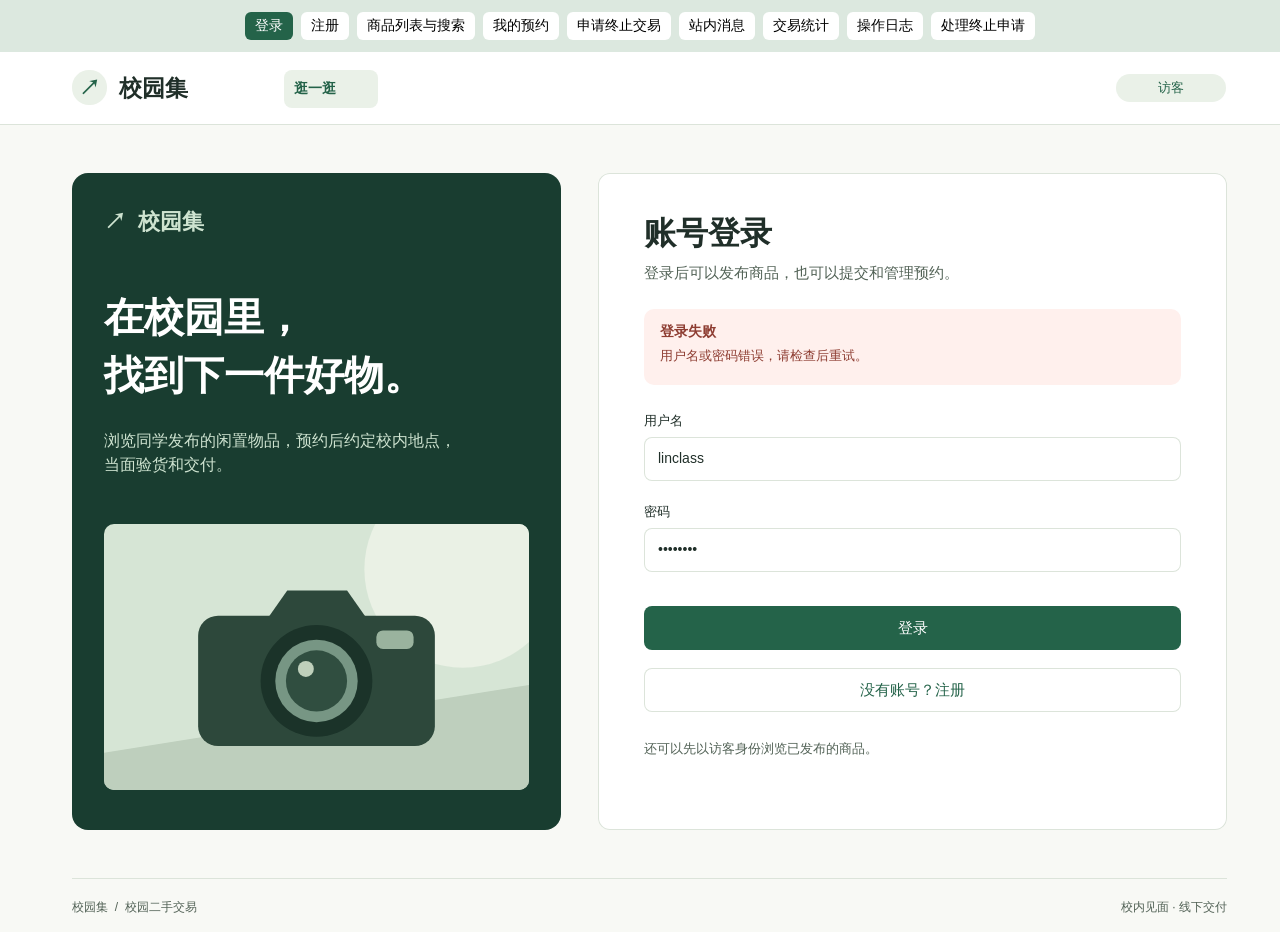
<file: UI/prototype/campus-market-ui.html>
<!doctype html><html lang="zh-CN"><meta charset="utf-8"><meta name="viewport" content="width=device-width, initial-scale=1"><title>校园集 · 补充界面</title><style>*{box-sizing:border-box}body{margin:0;background:#eef2eb;font-family:"Noto Sans SC","Noto Sans CJK SC","Microsoft YaHei",sans-serif}#screen{margin:0 auto}a{text-decoration:none;color:inherit}svg{display:block;width:100%;height:100%;border-radius:inherit}#preview-nav{display:flex;gap:8px;flex-wrap:wrap;padding:12px;background:#dce8df;justify-content:center}#preview-nav a{padding:5px 10px;background:#fff;border-radius:6px;font-size:14px}#preview-nav a[aria-current]{background:#246349;color:white}.capture #preview-nav{display:none}.capture #screen{margin:0}</style><body><nav id="preview-nav" aria-label="补充画面预览"></nav><div id="app"></div><script>const pages={"login":"<main id=\"screen\" aria-label=\"登录 · 校园集\" style=\"width:1299px;height:880px;border-radius:0px;overflow:hidden;opacity:1;position:relative;background:rgb(248,249,245)\"><div aria-label=\"顶部导航\" style=\"width:1299px;position:absolute;left:0px;top:0px;height:73px;border-radius:0px;overflow:visible;opacity:1;background:rgb(255,255,255)\"><div aria-label=\"校园集标志\" style=\"width:35px;position:absolute;left:72px;top:18px;height:35px;border-radius:17px;overflow:visible;opacity:1;background:rgb(234,241,232)\"><p style=\"width:35px;position:absolute;left:0px;top:2px;margin:0;white-space:pre-wrap;font-size:21px;line-height:31px;color:rgb(36,99,73);font-weight:700;text-align:center\">↗</p></div><p style=\"width:95px;position:absolute;left:119px;top:19px;margin:0;white-space:pre-wrap;font-size:23px;line-height:34px;color:rgb(32,47,41);font-weight:700;text-align:left\">校园集</p><div aria-label=\"逛一逛 当前页\" style=\"width:94px;position:absolute;left:284px;top:18px;height:38px;border-radius:8px;overflow:visible;opacity:1;background:rgb(234,241,232)\"></div><a href=\"?screen=products\" style=\"width:85px;position:absolute;left:294px;top:26px;margin:0;white-space:pre-wrap;font-size:14px;line-height:21px;color:rgb(36,99,73);font-weight:700;text-align:left\">逛一逛</a><div aria-label=\"访客\" style=\"width:110px;position:absolute;left:1116px;top:22px;height:28px;border-radius:14px;overflow:visible;opacity:1;background:rgb(234,241,232)\"><p style=\"width:102px;position:absolute;left:4px;top:4px;margin:0;white-space:pre-wrap;font-size:13px;line-height:19px;color:rgb(36,99,73);font-weight:500;text-align:center\">访客</p></div><div aria-label=\"分隔线\" style=\"width:1299px;position:absolute;left:0px;top:72px;height:1px;border-radius:0px;overflow:visible;opacity:1;background:rgb(220,228,218)\"></div></div><div aria-label=\"分隔线\" style=\"width:1155px;position:absolute;left:72px;top:826px;height:1px;border-radius:0px;overflow:visible;opacity:1;background:rgb(220,228,218)\"></div><p style=\"width:480px;position:absolute;left:72px;top:846px;margin:0;white-space:pre-wrap;font-size:12px;line-height:18px;color:rgb(82,98,86);font-weight:400;text-align:left\">校园集  /  校园二手交易</p><p style=\"width:347px;position:absolute;left:880px;top:846px;margin:0;white-space:pre-wrap;font-size:12px;line-height:18px;color:rgb(82,98,86);font-weight:400;text-align:right\">校内见面 · 线下交付</p><div aria-label=\"账户页品牌区\" style=\"width:489px;position:absolute;left:72px;top:121px;height:657px;border-radius:16px;overflow:visible;opacity:1;background:rgb(25,61,48)\"><p style=\"width:400px;position:absolute;left:32px;top:33px;margin:0;white-space:pre-wrap;font-size:22px;line-height:32px;color:rgb(206,227,208);font-weight:700;text-align:left\">↗  校园集</p><p style=\"width:421px;position:absolute;left:32px;top:115px;margin:0;white-space:pre-wrap;font-size:40px;line-height:58px;color:rgb(255,255,255);font-weight:700;text-align:left\">在校园里，\n找到下一件好物。</p><p style=\"width:365px;position:absolute;left:32px;top:256px;margin:0;white-space:pre-wrap;font-size:16px;line-height:24px;color:rgb(206,227,208);font-weight:400;text-align:left\">浏览同学发布的闲置物品，预约后约定校内地点，当面验货和交付。</p><div aria-label=\"微单相机商品照片\" style=\"width:425px;position:absolute;left:32px;top:351px;height:266px;border-radius:10px;overflow:visible;opacity:1\"><svg viewBox=\"0 0 320 200\" role=\"img\" aria-label=\"微单相机示意图\" preserveAspectRatio=\"xMidYMid slice\"><rect width=\"320\" height=\"200\" fill=\"#d6e5d5\"/><circle cx=\"270\" cy=\"34\" r=\"74\" fill=\"#eaf1e5\"/><path d=\"M0 172L320 121V200H0Z\" fill=\"#becfbd\"/><g transform=\"translate(71 41)\"><rect y=\"28\" width=\"178\" height=\"98\" rx=\"15\" fill=\"#2d483b\"/><path d=\"M53 29L67 9H112L126 29\" fill=\"#2d483b\"/><rect x=\"134\" y=\"39\" width=\"28\" height=\"14\" rx=\"5\" fill=\"#9ab39e\"/><circle cx=\"89\" cy=\"77\" r=\"42\" fill=\"#1b3329\"/><circle cx=\"89\" cy=\"77\" r=\"31\" fill=\"#779684\"/><circle cx=\"89\" cy=\"77\" r=\"23\" fill=\"#304e40\"/><circle cx=\"81\" cy=\"68\" r=\"6\" fill=\"#bfd0bb\"/></g></svg></div></div><div aria-label=\"登录表单\" style=\"width:629px;position:absolute;left:598px;top:121px;height:657px;border-radius:12px;overflow:visible;opacity:1;background:rgb(255,255,255);box-shadow:inset 0 0 0 1px rgb(220,228,218)\"><p style=\"width:537px;position:absolute;left:46px;top:37px;margin:0;white-space:pre-wrap;font-size:32px;line-height:47px;color:rgb(32,47,41);font-weight:700;text-align:left\">账号登录</p><p style=\"width:537px;position:absolute;left:46px;top:89px;margin:0;white-space:pre-wrap;font-size:15px;line-height:22px;color:rgb(82,98,86);font-weight:400;text-align:left\">登录后可以发布商品，也可以提交和管理预约。</p><div aria-label=\"登录失败\" style=\"width:537px;position:absolute;left:46px;top:136px;height:76px;border-radius:10px;overflow:visible;opacity:1;background:rgb(255,240,237)\"><p style=\"width:505px;position:absolute;left:16px;top:12px;margin:0;white-space:pre-wrap;font-size:14px;line-height:21px;color:rgb(142,61,50);font-weight:700;text-align:left\">登录失败</p><p style=\"width:505px;position:absolute;left:16px;top:37px;margin:0;white-space:pre-wrap;font-size:13px;line-height:19px;color:rgb(142,61,50);font-weight:400;text-align:left\">用户名或密码错误，请检查后重试。</p></div><p style=\"width:537px;position:absolute;left:46px;top:238px;margin:0;white-space:pre-wrap;font-size:13px;line-height:19px;color:rgb(32,47,41);font-weight:500;text-align:left\">用户名</p><div aria-label=\"用户名 输入框\" style=\"width:537px;position:absolute;left:46px;top:264px;height:44px;border-radius:8px;overflow:visible;opacity:1;background:rgb(255,255,255);box-shadow:inset 0 0 0 1px rgb(220,228,218)\"><p style=\"width:509px;position:absolute;left:14px;top:11px;margin:0;white-space:pre-wrap;font-size:14px;line-height:21px;color:rgb(32,47,41);font-weight:400;text-align:left\">linclass</p></div><p style=\"width:537px;position:absolute;left:46px;top:329px;margin:0;white-space:pre-wrap;font-size:13px;line-height:19px;color:rgb(32,47,41);font-weight:500;text-align:left\">密码</p><div aria-label=\"密码 输入框\" style=\"width:537px;position:absolute;left:46px;top:355px;height:44px;border-radius:8px;overflow:visible;opacity:1;background:rgb(255,255,255);box-shadow:inset 0 0 0 1px rgb(220,228,218)\"><p style=\"width:509px;position:absolute;left:14px;top:11px;margin:0;white-space:pre-wrap;font-size:14px;line-height:21px;color:rgb(32,47,41);font-weight:400;text-align:left\">••••••••</p></div><div aria-label=\"登录\" style=\"width:537px;position:absolute;left:46px;top:433px;height:44px;border-radius:8px;overflow:visible;opacity:1;background:rgb(36,99,73)\"><p style=\"width:521px;position:absolute;left:8px;top:11px;margin:0;white-space:pre-wrap;font-size:15px;line-height:22px;color:rgb(255,255,255);font-weight:500;text-align:center\">登录</p></div><a href=\"?screen=register\" aria-label=\"没有账号？注册\" style=\"width:537px;position:absolute;left:46px;top:495px;height:44px;border-radius:8px;overflow:visible;opacity:1;background:rgb(255,255,255);box-shadow:inset 0 0 0 1px rgb(220,228,218)\"><p style=\"width:521px;position:absolute;left:8px;top:11px;margin:0;white-space:pre-wrap;font-size:15px;line-height:22px;color:rgb(36,99,73);font-weight:500;text-align:center\">没有账号？注册</p></a><p style=\"width:537px;position:absolute;left:46px;top:566px;margin:0;white-space:pre-wrap;font-size:13px;line-height:19px;color:rgb(82,98,86);font-weight:400;text-align:left\">还可以先以访客身份浏览已发布的商品。</p></div></main>","register":"<main id=\"screen\" aria-label=\"注册 · 校园集\" style=\"width:1299px;height:880px;border-radius:0px;overflow:hidden;opacity:1;position:relative;background:rgb(248,249,245)\"><div aria-label=\"顶部导航\" style=\"width:1299px;position:absolute;left:0px;top:0px;height:73px;border-radius:0px;overflow:visible;opacity:1;background:rgb(255,255,255)\"><div aria-label=\"校园集标志\" style=\"width:35px;position:absolute;left:72px;top:18px;height:35px;border-radius:17px;overflow:visible;opacity:1;background:rgb(234,241,232)\"><p style=\"width:35px;position:absolute;left:0px;top:2px;margin:0;white-space:pre-wrap;font-size:21px;line-height:31px;color:rgb(36,99,73);font-weight:700;text-align:center\">↗</p></div><p style=\"width:95px;position:absolute;left:119px;top:19px;margin:0;white-space:pre-wrap;font-size:23px;line-height:34px;color:rgb(32,47,41);font-weight:700;text-align:left\">校园集</p><div aria-label=\"逛一逛 当前页\" style=\"width:94px;position:absolute;left:284px;top:18px;height:38px;border-radius:8px;overflow:visible;opacity:1;background:rgb(234,241,232)\"></div><a href=\"?screen=products\" style=\"width:85px;position:absolute;left:294px;top:26px;margin:0;white-space:pre-wrap;font-size:14px;line-height:21px;color:rgb(36,99,73);font-weight:700;text-align:left\">逛一逛</a><div aria-label=\"访客\" style=\"width:110px;position:absolute;left:1116px;top:22px;height:28px;border-radius:14px;overflow:visible;opacity:1;background:rgb(234,241,232)\"><p style=\"width:102px;position:absolute;left:4px;top:4px;margin:0;white-space:pre-wrap;font-size:13px;line-height:19px;color:rgb(36,99,73);font-weight:500;text-align:center\">访客</p></div><div aria-label=\"分隔线\" style=\"width:1299px;position:absolute;left:0px;top:72px;height:1px;border-radius:0px;overflow:visible;opacity:1;background:rgb(220,228,218)\"></div></div><div aria-label=\"分隔线\" style=\"width:1155px;position:absolute;left:72px;top:826px;height:1px;border-radius:0px;overflow:visible;opacity:1;background:rgb(220,228,218)\"></div><p style=\"width:480px;position:absolute;left:72px;top:846px;margin:0;white-space:pre-wrap;font-size:12px;line-height:18px;color:rgb(82,98,86);font-weight:400;text-align:left\">校园集  /  校园二手交易</p><p style=\"width:347px;position:absolute;left:880px;top:846px;margin:0;white-space:pre-wrap;font-size:12px;line-height:18px;color:rgb(82,98,86);font-weight:400;text-align:right\">校内见面 · 线下交付</p><div aria-label=\"账户页品牌区\" style=\"width:489px;position:absolute;left:72px;top:121px;height:657px;border-radius:16px;overflow:visible;opacity:1;background:rgb(25,61,48)\"><p style=\"width:400px;position:absolute;left:32px;top:33px;margin:0;white-space:pre-wrap;font-size:22px;line-height:32px;color:rgb(206,227,208);font-weight:700;text-align:left\">↗  校园集</p><p style=\"width:421px;position:absolute;left:32px;top:115px;margin:0;white-space:pre-wrap;font-size:40px;line-height:58px;color:rgb(255,255,255);font-weight:700;text-align:left\">在校园里，\n找到下一件好物。</p><p style=\"width:365px;position:absolute;left:32px;top:256px;margin:0;white-space:pre-wrap;font-size:16px;line-height:24px;color:rgb(206,227,208);font-weight:400;text-align:left\">浏览同学发布的闲置物品，预约后约定校内地点，当面验货和交付。</p><div aria-label=\"微单相机商品照片\" style=\"width:425px;position:absolute;left:32px;top:351px;height:266px;border-radius:10px;overflow:visible;opacity:1\"><svg viewBox=\"0 0 320 200\" role=\"img\" aria-label=\"微单相机示意图\" preserveAspectRatio=\"xMidYMid slice\"><rect width=\"320\" height=\"200\" fill=\"#d6e5d5\"/><circle cx=\"270\" cy=\"34\" r=\"74\" fill=\"#eaf1e5\"/><path d=\"M0 172L320 121V200H0Z\" fill=\"#becfbd\"/><g transform=\"translate(71 41)\"><rect y=\"28\" width=\"178\" height=\"98\" rx=\"15\" fill=\"#2d483b\"/><path d=\"M53 29L67 9H112L126 29\" fill=\"#2d483b\"/><rect x=\"134\" y=\"39\" width=\"28\" height=\"14\" rx=\"5\" fill=\"#9ab39e\"/><circle cx=\"89\" cy=\"77\" r=\"42\" fill=\"#1b3329\"/><circle cx=\"89\" cy=\"77\" r=\"31\" fill=\"#779684\"/><circle cx=\"89\" cy=\"77\" r=\"23\" fill=\"#304e40\"/><circle cx=\"81\" cy=\"68\" r=\"6\" fill=\"#bfd0bb\"/></g></svg></div></div><div aria-label=\"注册表单\" style=\"width:629px;position:absolute;left:598px;top:121px;height:657px;border-radius:12px;overflow:visible;opacity:1;background:rgb(255,255,255);box-shadow:inset 0 0 0 1px rgb(220,228,218)\"><p style=\"width:537px;position:absolute;left:46px;top:31px;margin:0;white-space:pre-wrap;font-size:30px;line-height:44px;color:rgb(32,47,41);font-weight:700;text-align:left\">创建普通用户账号</p><p style=\"width:537px;position:absolute;left:46px;top:80px;margin:0;white-space:pre-wrap;font-size:15px;line-height:22px;color:rgb(82,98,86);font-weight:400;text-align:left\">以下四项为必填。注册后可用同一个账号买卖闲置。</p><p style=\"width:537px;position:absolute;left:46px;top:124px;margin:0;white-space:pre-wrap;font-size:13px;line-height:19px;color:rgb(32,47,41);font-weight:500;text-align:left\">用户名 *</p><div aria-label=\"用户名 * 输入框\" style=\"width:537px;position:absolute;left:46px;top:150px;height:44px;border-radius:8px;overflow:visible;opacity:1;background:rgb(255,255,255);box-shadow:inset 0 0 0 1px rgb(220,228,218)\"><p style=\"width:509px;position:absolute;left:14px;top:11px;margin:0;white-space:pre-wrap;font-size:14px;line-height:21px;color:rgb(82,98,86);font-weight:400;text-align:left\">请输入唯一用户名</p></div><p style=\"width:537px;position:absolute;left:46px;top:204px;margin:0;white-space:pre-wrap;font-size:13px;line-height:19px;color:rgb(32,47,41);font-weight:500;text-align:left\">密码 *</p><div aria-label=\"密码 * 输入框\" style=\"width:537px;position:absolute;left:46px;top:230px;height:44px;border-radius:8px;overflow:visible;opacity:1;background:rgb(255,255,255);box-shadow:inset 0 0 0 1px rgb(220,228,218)\"><p style=\"width:509px;position:absolute;left:14px;top:11px;margin:0;white-space:pre-wrap;font-size:14px;line-height:21px;color:rgb(82,98,86);font-weight:400;text-align:left\">请输入至少 8 位密码</p></div><p style=\"width:537px;position:absolute;left:46px;top:284px;margin:0;white-space:pre-wrap;font-size:13px;line-height:19px;color:rgb(32,47,41);font-weight:500;text-align:left\">昵称 *</p><div aria-label=\"昵称 * 输入框\" style=\"width:537px;position:absolute;left:46px;top:310px;height:44px;border-radius:8px;overflow:visible;opacity:1;background:rgb(255,255,255);box-shadow:inset 0 0 0 1px rgb(220,228,218)\"><p style=\"width:509px;position:absolute;left:14px;top:11px;margin:0;white-space:pre-wrap;font-size:14px;line-height:21px;color:rgb(82,98,86);font-weight:400;text-align:left\">请输入公开昵称</p></div><p style=\"width:537px;position:absolute;left:46px;top:364px;margin:0;white-space:pre-wrap;font-size:13px;line-height:19px;color:rgb(32,47,41);font-weight:500;text-align:left\">联系方式 *</p><div aria-label=\"联系方式 * 输入框\" style=\"width:537px;position:absolute;left:46px;top:390px;height:44px;border-radius:8px;overflow:visible;opacity:1;background:rgb(255,255,255);box-shadow:inset 0 0 0 1px rgb(220,228,218)\"><p style=\"width:509px;position:absolute;left:14px;top:11px;margin:0;white-space:pre-wrap;font-size:14px;line-height:21px;color:rgb(82,98,86);font-weight:400;text-align:left\">请输入交易联系方式</p></div><p style=\"width:537px;position:absolute;left:46px;top:446px;margin:0;white-space:pre-wrap;font-size:13px;line-height:19px;color:rgb(82,98,86);font-weight:400;text-align:left\">联系方式仅向符合条件的交易相关人员展示。</p><div aria-label=\"注册\" style=\"width:537px;position:absolute;left:46px;top:490px;height:44px;border-radius:8px;overflow:visible;opacity:1;background:rgb(36,99,73)\"><p style=\"width:521px;position:absolute;left:8px;top:11px;margin:0;white-space:pre-wrap;font-size:15px;line-height:22px;color:rgb(255,255,255);font-weight:500;text-align:center\">注册</p></div><a href=\"?screen=login\" aria-label=\"已有账号？返回登录\" style=\"width:537px;position:absolute;left:46px;top:549px;height:44px;border-radius:8px;overflow:visible;opacity:1;background:rgb(255,255,255);box-shadow:inset 0 0 0 1px rgb(220,228,218)\"><p style=\"width:521px;position:absolute;left:8px;top:11px;margin:0;white-space:pre-wrap;font-size:15px;line-height:22px;color:rgb(36,99,73);font-weight:500;text-align:center\">已有账号？返回登录</p></a></div></main>","products":"<main id=\"screen\" aria-label=\"商品列表与搜索 · 校园集\" style=\"width:1299px;height:880px;border-radius:0px;overflow:hidden;opacity:1;position:relative;background:rgb(248,249,245)\"><div aria-label=\"顶部导航\" style=\"width:1299px;position:absolute;left:0px;top:0px;height:73px;border-radius:0px;overflow:visible;opacity:1;background:rgb(255,255,255)\"><div aria-label=\"校园集标志\" style=\"width:35px;position:absolute;left:72px;top:18px;height:35px;border-radius:17px;overflow:visible;opacity:1;background:rgb(234,241,232)\"><p style=\"width:35px;position:absolute;left:0px;top:2px;margin:0;white-space:pre-wrap;font-size:21px;line-height:31px;color:rgb(36,99,73);font-weight:700;text-align:center\">↗</p></div><p style=\"width:95px;position:absolute;left:119px;top:19px;margin:0;white-space:pre-wrap;font-size:23px;line-height:34px;color:rgb(32,47,41);font-weight:700;text-align:left\">校园集</p><div aria-label=\"逛一逛 当前页\" style=\"width:94px;position:absolute;left:284px;top:18px;height:38px;border-radius:8px;overflow:visible;opacity:1;background:rgb(234,241,232)\"></div><a href=\"?screen=products\" style=\"width:85px;position:absolute;left:294px;top:26px;margin:0;white-space:pre-wrap;font-size:14px;line-height:21px;color:rgb(36,99,73);font-weight:700;text-align:left\">逛一逛</a><a href=\"?screen=reservations\" style=\"width:85px;position:absolute;left:406px;top:26px;margin:0;white-space:pre-wrap;font-size:14px;line-height:21px;color:rgb(82,98,86);font-weight:500;text-align:left\">我的预约</a><a href=\"?screen=messages\" style=\"width:85px;position:absolute;left:518px;top:26px;margin:0;white-space:pre-wrap;font-size:14px;line-height:21px;color:rgb(82,98,86);font-weight:500;text-align:left\">消息</a><div aria-label=\"林同学\" style=\"width:110px;position:absolute;left:1116px;top:22px;height:28px;border-radius:14px;overflow:visible;opacity:1;background:rgb(234,241,232)\"><p style=\"width:102px;position:absolute;left:4px;top:4px;margin:0;white-space:pre-wrap;font-size:13px;line-height:19px;color:rgb(36,99,73);font-weight:500;text-align:center\">林同学</p></div><div aria-label=\"分隔线\" style=\"width:1299px;position:absolute;left:0px;top:72px;height:1px;border-radius:0px;overflow:visible;opacity:1;background:rgb(220,228,218)\"></div></div><div aria-label=\"分隔线\" style=\"width:1155px;position:absolute;left:72px;top:826px;height:1px;border-radius:0px;overflow:visible;opacity:1;background:rgb(220,228,218)\"></div><p style=\"width:480px;position:absolute;left:72px;top:846px;margin:0;white-space:pre-wrap;font-size:12px;line-height:18px;color:rgb(82,98,86);font-weight:400;text-align:left\">校园集  /  校园二手交易</p><p style=\"width:347px;position:absolute;left:880px;top:846px;margin:0;white-space:pre-wrap;font-size:12px;line-height:18px;color:rgb(82,98,86);font-weight:400;text-align:right\">校内见面 · 线下交付</p><p style=\"width:1050px;position:absolute;left:72px;top:105px;margin:0;white-space:pre-wrap;font-size:13px;line-height:19px;color:rgb(36,99,73);font-weight:700;text-align:left\">校园闲置市场</p><p style=\"width:1120px;position:absolute;left:72px;top:134px;margin:0;white-space:pre-wrap;font-size:34px;line-height:50px;color:rgb(32,47,41);font-weight:700;text-align:left\">发现身边的好物</p><p style=\"width:1120px;position:absolute;left:72px;top:188px;margin:0;white-space:pre-wrap;font-size:15px;line-height:22px;color:rgb(82,98,86);font-weight:400;text-align:left\">按关键词、分类、价格和状态查找可以预约的商品。</p><div aria-label=\"组合筛选\" style=\"width:1155px;position:absolute;left:72px;top:240px;height:120px;border-radius:12px;overflow:visible;opacity:1;background:rgb(255,255,255);box-shadow:inset 0 0 0 1px rgb(220,228,218)\"><p style=\"width:241px;position:absolute;left:20px;top:23px;margin:0;white-space:pre-wrap;font-size:13px;line-height:19px;color:rgb(32,47,41);font-weight:500;text-align:left\">关键词</p><div aria-label=\"关键词 输入框\" style=\"width:241px;position:absolute;left:20px;top:49px;height:44px;border-radius:8px;overflow:visible;opacity:1;background:rgb(255,255,255);box-shadow:inset 0 0 0 1px rgb(220,228,218)\"><p style=\"width:213px;position:absolute;left:14px;top:11px;margin:0;white-space:pre-wrap;font-size:14px;line-height:21px;color:rgb(32,47,41);font-weight:400;text-align:left\">相机</p></div><p style=\"width:164px;position:absolute;left:276px;top:23px;margin:0;white-space:pre-wrap;font-size:13px;line-height:19px;color:rgb(32,47,41);font-weight:500;text-align:left\">商品分类</p><div aria-label=\"商品分类 输入框\" style=\"width:164px;position:absolute;left:276px;top:49px;height:44px;border-radius:8px;overflow:visible;opacity:1;background:rgb(255,255,255);box-shadow:inset 0 0 0 1px rgb(220,228,218)\"><p style=\"width:115px;position:absolute;left:14px;top:11px;margin:0;white-space:pre-wrap;font-size:14px;line-height:21px;color:rgb(32,47,41);font-weight:400;text-align:left\">数码电子</p><p style=\"width:20px;position:absolute;left:136px;top:9px;margin:0;white-space:pre-wrap;font-size:17px;line-height:25px;color:rgb(82,98,86);font-weight:400;text-align:left\">⌄</p></div><p style=\"width:112px;position:absolute;left:455px;top:23px;margin:0;white-space:pre-wrap;font-size:13px;line-height:19px;color:rgb(32,47,41);font-weight:500;text-align:left\">最低价</p><div aria-label=\"最低价 输入框\" style=\"width:112px;position:absolute;left:455px;top:49px;height:44px;border-radius:8px;overflow:visible;opacity:1;background:rgb(255,255,255);box-shadow:inset 0 0 0 1px rgb(220,228,218)\"><p style=\"width:84px;position:absolute;left:14px;top:11px;margin:0;white-space:pre-wrap;font-size:14px;line-height:21px;color:rgb(32,47,41);font-weight:400;text-align:left\">¥ 1,000</p></div><p style=\"width:112px;position:absolute;left:582px;top:23px;margin:0;white-space:pre-wrap;font-size:13px;line-height:19px;color:rgb(32,47,41);font-weight:500;text-align:left\">最高价</p><div aria-label=\"最高价 输入框\" style=\"width:112px;position:absolute;left:582px;top:49px;height:44px;border-radius:8px;overflow:visible;opacity:1;background:rgb(255,255,255);box-shadow:inset 0 0 0 1px rgb(220,228,218)\"><p style=\"width:84px;position:absolute;left:14px;top:11px;margin:0;white-space:pre-wrap;font-size:14px;line-height:21px;color:rgb(32,47,41);font-weight:400;text-align:left\">¥ 2,000</p></div><p style=\"width:145px;position:absolute;left:709px;top:23px;margin:0;white-space:pre-wrap;font-size:13px;line-height:19px;color:rgb(32,47,41);font-weight:500;text-align:left\">商品状态</p><div aria-label=\"商品状态 输入框\" style=\"width:145px;position:absolute;left:709px;top:49px;height:44px;border-radius:8px;overflow:visible;opacity:1;background:rgb(255,255,255);box-shadow:inset 0 0 0 1px rgb(220,228,218)\"><p style=\"width:96px;position:absolute;left:14px;top:11px;margin:0;white-space:pre-wrap;font-size:14px;line-height:21px;color:rgb(32,47,41);font-weight:400;text-align:left\">已发布</p><p style=\"width:20px;position:absolute;left:117px;top:9px;margin:0;white-space:pre-wrap;font-size:17px;line-height:25px;color:rgb(82,98,86);font-weight:400;text-align:left\">⌄</p></div><div aria-label=\"搜索\" style=\"width:108px;position:absolute;left:875px;top:49px;height:44px;border-radius:8px;overflow:visible;opacity:1;background:rgb(36,99,73)\"><p style=\"width:92px;position:absolute;left:8px;top:11px;margin:0;white-space:pre-wrap;font-size:15px;line-height:22px;color:rgb(255,255,255);font-weight:500;text-align:center\">搜索</p></div><div aria-label=\"重置\" style=\"width:132px;position:absolute;left:998px;top:49px;height:44px;border-radius:8px;overflow:visible;opacity:1;background:rgb(255,255,255);box-shadow:inset 0 0 0 1px rgb(220,228,218)\"><p style=\"width:116px;position:absolute;left:8px;top:11px;margin:0;white-space:pre-wrap;font-size:15px;line-height:22px;color:rgb(36,99,73);font-weight:500;text-align:center\">重置</p></div></div><p style=\"width:400px;position:absolute;left:72px;top:384px;margin:0;white-space:pre-wrap;font-size:15px;line-height:22px;color:rgb(32,47,41);font-weight:500;text-align:left\">找到 1 件商品</p><div aria-label=\"排序选择\" style=\"width:211px;position:absolute;left:1016px;top:374px;height:38px;border-radius:8px;overflow:visible;opacity:1;background:rgb(255,255,255);box-shadow:inset 0 0 0 1px rgb(220,228,218)\"><p style=\"width:186px;position:absolute;left:12px;top:8px;margin:0;white-space:pre-wrap;font-size:14px;line-height:21px;color:rgb(82,98,86);font-weight:400;text-align:left\">排序  /  最新发布  ⌄</p></div><div aria-label=\"商品卡片 · 微单相机\" style=\"width:1155px;position:absolute;left:72px;top:426px;height:278px;border-radius:12px;overflow:visible;opacity:1;background:rgb(255,255,255);box-shadow:inset 0 0 0 1px rgb(220,228,218)\"><div aria-label=\"微单相机商品照片\" style=\"width:339px;position:absolute;left:22px;top:22px;height:234px;border-radius:10px;overflow:visible;opacity:1\"><svg viewBox=\"0 0 320 200\" role=\"img\" aria-label=\"微单相机示意图\" preserveAspectRatio=\"xMidYMid slice\"><rect width=\"320\" height=\"200\" fill=\"#d6e5d5\"/><circle cx=\"270\" cy=\"34\" r=\"74\" fill=\"#eaf1e5\"/><path d=\"M0 172L320 121V200H0Z\" fill=\"#becfbd\"/><g transform=\"translate(71 41)\"><rect y=\"28\" width=\"178\" height=\"98\" rx=\"15\" fill=\"#2d483b\"/><path d=\"M53 29L67 9H112L126 29\" fill=\"#2d483b\"/><rect x=\"134\" y=\"39\" width=\"28\" height=\"14\" rx=\"5\" fill=\"#9ab39e\"/><circle cx=\"89\" cy=\"77\" r=\"42\" fill=\"#1b3329\"/><circle cx=\"89\" cy=\"77\" r=\"31\" fill=\"#779684\"/><circle cx=\"89\" cy=\"77\" r=\"23\" fill=\"#304e40\"/><circle cx=\"81\" cy=\"68\" r=\"6\" fill=\"#bfd0bb\"/></g></svg></div><div aria-label=\"已发布\" style=\"width:75px;position:absolute;left:389px;top:24px;height:28px;border-radius:14px;overflow:visible;opacity:1;background:rgb(234,241,232)\"><p style=\"width:67px;position:absolute;left:4px;top:4px;margin:0;white-space:pre-wrap;font-size:13px;line-height:19px;color:rgb(36,99,73);font-weight:500;text-align:center\">已发布</p></div><p style=\"width:713px;position:absolute;left:389px;top:68px;margin:0;white-space:pre-wrap;font-size:25px;line-height:37px;color:rgb(32,47,41);font-weight:700;text-align:left\">微单相机与定焦镜头</p><p style=\"width:690px;position:absolute;left:389px;top:112px;margin:0;white-space:pre-wrap;font-size:14px;line-height:21px;color:rgb(82,98,86);font-weight:400;text-align:left\">数码电子 / 摄影器材   ·   仙林校区 · 图书馆东门</p><p style=\"width:690px;position:absolute;left:389px;top:150px;margin:0;white-space:pre-wrap;font-size:32px;line-height:47px;color:rgb(36,99,73);font-weight:700;text-align:left\">¥1,780</p><div aria-label=\"查看商品详情  ↗\" style=\"width:184px;position:absolute;left:389px;top:205px;height:44px;border-radius:8px;overflow:visible;opacity:1;background:rgb(36,99,73)\"><p style=\"width:168px;position:absolute;left:8px;top:11px;margin:0;white-space:pre-wrap;font-size:15px;line-height:22px;color:rgb(255,255,255);font-weight:500;text-align:center\">查看商品详情  ↗</p></div></div><div aria-label=\"‹ 上一页\" style=\"width:102px;position:absolute;left:935px;top:747px;height:36px;border-radius:8px;overflow:visible;opacity:1;background:rgb(255,255,255);box-shadow:inset 0 0 0 1px rgb(220,228,218)\"><p style=\"width:86px;position:absolute;left:8px;top:7px;margin:0;white-space:pre-wrap;font-size:15px;line-height:22px;color:rgb(36,99,73);font-weight:500;text-align:center\">‹ 上一页</p></div><div aria-label=\"第 1 页\" style=\"width:67px;position:absolute;left:1047px;top:751px;height:28px;border-radius:14px;overflow:visible;opacity:1;background:rgb(234,241,232)\"><p style=\"width:59px;position:absolute;left:4px;top:4px;margin:0;white-space:pre-wrap;font-size:13px;line-height:19px;color:rgb(36,99,73);font-weight:500;text-align:center\">第 1 页</p></div><div aria-label=\"下一页 ›\" style=\"width:102px;position:absolute;left:1125px;top:747px;height:36px;border-radius:8px;overflow:visible;opacity:1;background:rgb(255,255,255);box-shadow:inset 0 0 0 1px rgb(220,228,218)\"><p style=\"width:86px;position:absolute;left:8px;top:7px;margin:0;white-space:pre-wrap;font-size:15px;line-height:22px;color:rgb(36,99,73);font-weight:500;text-align:center\">下一页 ›</p></div></main>","reservations":"<main id=\"screen\" aria-label=\"我的预约 · 校园集\" style=\"width:1299px;height:880px;border-radius:0px;overflow:hidden;opacity:1;position:relative;background:rgb(248,249,245)\"><div aria-label=\"顶部导航\" style=\"width:1299px;position:absolute;left:0px;top:0px;height:73px;border-radius:0px;overflow:visible;opacity:1;background:rgb(255,255,255)\"><div aria-label=\"校园集标志\" style=\"width:35px;position:absolute;left:72px;top:18px;height:35px;border-radius:17px;overflow:visible;opacity:1;background:rgb(234,241,232)\"><p style=\"width:35px;position:absolute;left:0px;top:2px;margin:0;white-space:pre-wrap;font-size:21px;line-height:31px;color:rgb(36,99,73);font-weight:700;text-align:center\">↗</p></div><p style=\"width:95px;position:absolute;left:119px;top:19px;margin:0;white-space:pre-wrap;font-size:23px;line-height:34px;color:rgb(32,47,41);font-weight:700;text-align:left\">校园集</p><a href=\"?screen=products\" style=\"width:85px;position:absolute;left:294px;top:26px;margin:0;white-space:pre-wrap;font-size:14px;line-height:21px;color:rgb(82,98,86);font-weight:500;text-align:left\">逛一逛</a><div aria-label=\"我的预约 当前页\" style=\"width:94px;position:absolute;left:396px;top:18px;height:38px;border-radius:8px;overflow:visible;opacity:1;background:rgb(234,241,232)\"></div><a href=\"?screen=reservations\" style=\"width:85px;position:absolute;left:406px;top:26px;margin:0;white-space:pre-wrap;font-size:14px;line-height:21px;color:rgb(36,99,73);font-weight:700;text-align:left\">我的预约</a><a href=\"?screen=messages\" style=\"width:85px;position:absolute;left:518px;top:26px;margin:0;white-space:pre-wrap;font-size:14px;line-height:21px;color:rgb(82,98,86);font-weight:500;text-align:left\">消息</a><div aria-label=\"林同学\" style=\"width:110px;position:absolute;left:1116px;top:22px;height:28px;border-radius:14px;overflow:visible;opacity:1;background:rgb(234,241,232)\"><p style=\"width:102px;position:absolute;left:4px;top:4px;margin:0;white-space:pre-wrap;font-size:13px;line-height:19px;color:rgb(36,99,73);font-weight:500;text-align:center\">林同学</p></div><div aria-label=\"分隔线\" style=\"width:1299px;position:absolute;left:0px;top:72px;height:1px;border-radius:0px;overflow:visible;opacity:1;background:rgb(220,228,218)\"></div></div><div aria-label=\"分隔线\" style=\"width:1155px;position:absolute;left:72px;top:826px;height:1px;border-radius:0px;overflow:visible;opacity:1;background:rgb(220,228,218)\"></div><p style=\"width:480px;position:absolute;left:72px;top:846px;margin:0;white-space:pre-wrap;font-size:12px;line-height:18px;color:rgb(82,98,86);font-weight:400;text-align:left\">校园集  /  校园二手交易</p><p style=\"width:347px;position:absolute;left:880px;top:846px;margin:0;white-space:pre-wrap;font-size:12px;line-height:18px;color:rgb(82,98,86);font-weight:400;text-align:right\">校内见面 · 线下交付</p><p style=\"width:1050px;position:absolute;left:72px;top:105px;margin:0;white-space:pre-wrap;font-size:13px;line-height:19px;color:rgb(36,99,73);font-weight:700;text-align:left\">买家中心</p><a href=\"?screen=reservations\" style=\"width:1120px;position:absolute;left:72px;top:134px;margin:0;white-space:pre-wrap;font-size:34px;line-height:50px;color:rgb(32,47,41);font-weight:700;text-align:left\">我的预约</a><p style=\"width:1120px;position:absolute;left:72px;top:188px;margin:0;white-space:pre-wrap;font-size:15px;line-height:22px;color:rgb(82,98,86);font-weight:400;text-align:left\">跟进预约进度，查看交易约定和可执行操作。</p><div aria-label=\"预约列表\" style=\"width:705px;position:absolute;left:72px;top:240px;height:545px;border-radius:12px;overflow:visible;opacity:1;background:rgb(255,255,255);box-shadow:inset 0 0 0 1px rgb(220,228,218)\"><p style=\"width:350px;position:absolute;left:24px;top:23px;margin:0;white-space:pre-wrap;font-size:18px;line-height:27px;color:rgb(32,47,41);font-weight:700;text-align:left\">全部预约</p><div aria-label=\"进行中 2\" style=\"width:108px;position:absolute;left:570px;top:22px;height:28px;border-radius:14px;overflow:visible;opacity:1;background:rgb(234,241,232)\"><p style=\"width:100px;position:absolute;left:4px;top:4px;margin:0;white-space:pre-wrap;font-size:13px;line-height:19px;color:rgb(36,99,73);font-weight:500;text-align:center\">进行中 2</p></div><div aria-label=\"分隔线\" style=\"width:657px;position:absolute;left:24px;top:64px;height:1px;border-radius:0px;overflow:visible;opacity:1;background:rgb(220,228,218)\"></div><div aria-label=\"微单相机商品照片\" style=\"width:122px;position:absolute;left:24px;top:89px;height:96px;border-radius:10px;overflow:visible;opacity:1\"><svg viewBox=\"0 0 320 200\" role=\"img\" aria-label=\"微单相机示意图\" preserveAspectRatio=\"xMidYMid slice\"><rect width=\"320\" height=\"200\" fill=\"#d6e5d5\"/><circle cx=\"270\" cy=\"34\" r=\"74\" fill=\"#eaf1e5\"/><path d=\"M0 172L320 121V200H0Z\" fill=\"#becfbd\"/><g transform=\"translate(71 41)\"><rect y=\"28\" width=\"178\" height=\"98\" rx=\"15\" fill=\"#2d483b\"/><path d=\"M53 29L67 9H112L126 29\" fill=\"#2d483b\"/><rect x=\"134\" y=\"39\" width=\"28\" height=\"14\" rx=\"5\" fill=\"#9ab39e\"/><circle cx=\"89\" cy=\"77\" r=\"42\" fill=\"#1b3329\"/><circle cx=\"89\" cy=\"77\" r=\"31\" fill=\"#779684\"/><circle cx=\"89\" cy=\"77\" r=\"23\" fill=\"#304e40\"/><circle cx=\"81\" cy=\"68\" r=\"6\" fill=\"#bfd0bb\"/></g></svg></div><p style=\"width:330px;position:absolute;left:167px;top:91px;margin:0;white-space:pre-wrap;font-size:18px;line-height:27px;color:rgb(32,47,41);font-weight:700;text-align:left\">微单相机与定焦镜头</p><p style=\"width:500px;position:absolute;left:167px;top:124px;margin:0;white-space:pre-wrap;font-size:14px;line-height:21px;color:rgb(82,98,86);font-weight:400;text-align:left\">预约 R-1042  ·  图书馆东门  ·  ¥1,780</p><div aria-label=\"待卖家确认\" style=\"width:134px;position:absolute;left:539px;top:88px;height:28px;border-radius:14px;overflow:visible;opacity:1;background:rgb(250,242,227)\"><p style=\"width:126px;position:absolute;left:4px;top:4px;margin:0;white-space:pre-wrap;font-size:13px;line-height:19px;color:rgb(130,80,32);font-weight:500;text-align:center\">待卖家确认</p></div><div aria-label=\"取消预约\" style=\"width:112px;position:absolute;left:167px;top:156px;height:36px;border-radius:8px;overflow:visible;opacity:1;background:rgb(255,255,255);box-shadow:inset 0 0 0 1px rgb(220,228,218)\"><p style=\"width:96px;position:absolute;left:8px;top:7px;margin:0;white-space:pre-wrap;font-size:15px;line-height:22px;color:rgb(36,99,73);font-weight:500;text-align:center\">取消预约</p></div><div aria-label=\"分隔线\" style=\"width:657px;position:absolute;left:24px;top:220px;height:1px;border-radius:0px;overflow:visible;opacity:1;background:rgb(220,228,218)\"></div><p style=\"width:377px;position:absolute;left:24px;top:243px;margin:0;white-space:pre-wrap;font-size:18px;line-height:27px;color:rgb(32,47,41);font-weight:700;text-align:left\">机械键盘</p><p style=\"width:500px;position:absolute;left:24px;top:276px;margin:0;white-space:pre-wrap;font-size:14px;line-height:21px;color:rgb(82,98,86);font-weight:400;text-align:left\">预约 R-1038  ·  学生活动中心  ·  ¥199</p><div aria-label=\"已确认\" style=\"width:105px;position:absolute;left:568px;top:242px;height:28px;border-radius:14px;overflow:visible;opacity:1;background:rgb(234,241,232)\"><p style=\"width:97px;position:absolute;left:4px;top:4px;margin:0;white-space:pre-wrap;font-size:13px;line-height:19px;color:rgb(36,99,73);font-weight:500;text-align:center\">已确认</p></div><div aria-label=\"确认收货\" style=\"width:109px;position:absolute;left:24px;top:308px;height:36px;border-radius:8px;overflow:visible;opacity:1;background:rgb(36,99,73)\"><p style=\"width:93px;position:absolute;left:8px;top:7px;margin:0;white-space:pre-wrap;font-size:15px;line-height:22px;color:rgb(255,255,255);font-weight:500;text-align:center\">确认收货</p></div><a href=\"?screen=termination-request\" aria-label=\"申请终止\" style=\"width:108px;position:absolute;left:146px;top:308px;height:36px;border-radius:8px;overflow:visible;opacity:1;background:rgb(255,255,255);box-shadow:inset 0 0 0 1px rgb(220,228,218)\"><p style=\"width:92px;position:absolute;left:8px;top:7px;margin:0;white-space:pre-wrap;font-size:15px;line-height:22px;color:rgb(36,99,73);font-weight:500;text-align:center\">申请终止</p></a><div aria-label=\"分隔线\" style=\"width:657px;position:absolute;left:24px;top:374px;height:1px;border-radius:0px;overflow:visible;opacity:1;background:rgb(220,228,218)\"></div><p style=\"width:375px;position:absolute;left:24px;top:399px;margin:0;white-space:pre-wrap;font-size:18px;line-height:27px;color:rgb(32,47,41);font-weight:700;text-align:left\">桌面阅读灯</p><p style=\"width:465px;position:absolute;left:24px;top:433px;margin:0;white-space:pre-wrap;font-size:14px;line-height:21px;color:rgb(82,98,86);font-weight:400;text-align:left\">预约 R-1029  ·  ¥45  ·  交易记录</p><div aria-label=\"已完成\" style=\"width:105px;position:absolute;left:568px;top:398px;height:28px;border-radius:14px;overflow:visible;opacity:1;background:rgb(234,241,232)\"><p style=\"width:97px;position:absolute;left:4px;top:4px;margin:0;white-space:pre-wrap;font-size:13px;line-height:19px;color:rgb(36,99,73);font-weight:500;text-align:center\">已完成</p></div><p style=\"width:575px;position:absolute;left:24px;top:492px;margin:0;white-space:pre-wrap;font-size:13px;line-height:19px;color:rgb(82,98,86);font-weight:400;text-align:left\">历史预约可在此查看进度和结果。</p></div><div aria-label=\"当前预约进度\" style=\"width:426px;position:absolute;left:801px;top:240px;height:438px;border-radius:12px;overflow:visible;opacity:1;background:rgb(255,255,255);box-shadow:inset 0 0 0 1px rgb(220,228,218)\"><p style=\"width:378px;position:absolute;left:24px;top:23px;margin:0;white-space:pre-wrap;font-size:19px;line-height:28px;color:rgb(32,47,41);font-weight:700;text-align:left\">预约进度</p><p style=\"width:378px;position:absolute;left:24px;top:59px;margin:0;white-space:pre-wrap;font-size:14px;line-height:21px;color:rgb(82,98,86);font-weight:400;text-align:left\">R-1042  /  微单相机与定焦镜头</p><div aria-label=\"分隔线\" style=\"width:378px;position:absolute;left:24px;top:97px;height:1px;border-radius:0px;overflow:visible;opacity:1;background:rgb(220,228,218)\"></div><div aria-label=\"01\" style=\"width:42px;position:absolute;left:24px;top:124px;height:28px;border-radius:14px;overflow:visible;opacity:1;background:rgb(234,241,232)\"><p style=\"width:34px;position:absolute;left:4px;top:4px;margin:0;white-space:pre-wrap;font-size:13px;line-height:19px;color:rgb(36,99,73);font-weight:500;text-align:center\">01</p></div><p style=\"width:310px;position:absolute;left:80px;top:122px;margin:0;white-space:pre-wrap;font-size:16px;line-height:24px;color:rgb(32,47,41);font-weight:700;text-align:left\">预约已提交</p><p style=\"width:300px;position:absolute;left:80px;top:148px;margin:0;white-space:pre-wrap;font-size:13px;line-height:19px;color:rgb(82,98,86);font-weight:400;text-align:left\">11 月 9 日  15:40</p><div aria-label=\"02\" style=\"width:42px;position:absolute;left:24px;top:206px;height:28px;border-radius:14px;overflow:visible;opacity:1;background:rgb(250,242,227)\"><p style=\"width:34px;position:absolute;left:4px;top:4px;margin:0;white-space:pre-wrap;font-size:13px;line-height:19px;color:rgb(130,80,32);font-weight:500;text-align:center\">02</p></div><p style=\"width:310px;position:absolute;left:80px;top:204px;margin:0;white-space:pre-wrap;font-size:16px;line-height:24px;color:rgb(36,99,73);font-weight:700;text-align:left\">等待卖家确认</p><p style=\"width:300px;position:absolute;left:80px;top:230px;margin:0;white-space:pre-wrap;font-size:13px;line-height:19px;color:rgb(82,98,86);font-weight:400;text-align:left\">11 月 10 日  15:40 前确认</p><div aria-label=\"03\" style=\"width:42px;position:absolute;left:24px;top:288px;height:28px;border-radius:14px;overflow:visible;opacity:1;background:rgb(234,241,232)\"><p style=\"width:34px;position:absolute;left:4px;top:4px;margin:0;white-space:pre-wrap;font-size:13px;line-height:19px;color:rgb(36,99,73);font-weight:500;text-align:center\">03</p></div><p style=\"width:310px;position:absolute;left:80px;top:286px;margin:0;white-space:pre-wrap;font-size:16px;line-height:24px;color:rgb(32,47,41);font-weight:700;text-align:left\">线下交付</p><p style=\"width:300px;position:absolute;left:80px;top:312px;margin:0;white-space:pre-wrap;font-size:13px;line-height:19px;color:rgb(82,98,86);font-weight:400;text-align:left\">卖家确认后，双方约定交付时间</p><p style=\"width:378px;position:absolute;left:24px;top:384px;margin:0;white-space:pre-wrap;font-size:13px;line-height:19px;color:rgb(82,98,86);font-weight:400;text-align:left\">卖家确认前可以取消预约。</p></div></main>","termination-request":"<main id=\"screen\" aria-label=\"申请终止交易 · 校园集\" style=\"width:1299px;height:880px;border-radius:0px;overflow:hidden;opacity:1;position:relative;background:rgb(248,249,245)\"><div aria-label=\"顶部导航\" style=\"width:1299px;position:absolute;left:0px;top:0px;height:73px;border-radius:0px;overflow:visible;opacity:1;background:rgb(255,255,255)\"><div aria-label=\"校园集标志\" style=\"width:35px;position:absolute;left:72px;top:18px;height:35px;border-radius:17px;overflow:visible;opacity:1;background:rgb(234,241,232)\"><p style=\"width:35px;position:absolute;left:0px;top:2px;margin:0;white-space:pre-wrap;font-size:21px;line-height:31px;color:rgb(36,99,73);font-weight:700;text-align:center\">↗</p></div><p style=\"width:95px;position:absolute;left:119px;top:19px;margin:0;white-space:pre-wrap;font-size:23px;line-height:34px;color:rgb(32,47,41);font-weight:700;text-align:left\">校园集</p><a href=\"?screen=products\" style=\"width:85px;position:absolute;left:294px;top:26px;margin:0;white-space:pre-wrap;font-size:14px;line-height:21px;color:rgb(82,98,86);font-weight:500;text-align:left\">逛一逛</a><div aria-label=\"我的预约 当前页\" style=\"width:94px;position:absolute;left:396px;top:18px;height:38px;border-radius:8px;overflow:visible;opacity:1;background:rgb(234,241,232)\"></div><a href=\"?screen=reservations\" style=\"width:85px;position:absolute;left:406px;top:26px;margin:0;white-space:pre-wrap;font-size:14px;line-height:21px;color:rgb(36,99,73);font-weight:700;text-align:left\">我的预约</a><a href=\"?screen=messages\" style=\"width:85px;position:absolute;left:518px;top:26px;margin:0;white-space:pre-wrap;font-size:14px;line-height:21px;color:rgb(82,98,86);font-weight:500;text-align:left\">消息</a><div aria-label=\"林同学\" style=\"width:110px;position:absolute;left:1116px;top:22px;height:28px;border-radius:14px;overflow:visible;opacity:1;background:rgb(234,241,232)\"><p style=\"width:102px;position:absolute;left:4px;top:4px;margin:0;white-space:pre-wrap;font-size:13px;line-height:19px;color:rgb(36,99,73);font-weight:500;text-align:center\">林同学</p></div><div aria-label=\"分隔线\" style=\"width:1299px;position:absolute;left:0px;top:72px;height:1px;border-radius:0px;overflow:visible;opacity:1;background:rgb(220,228,218)\"></div></div><div aria-label=\"分隔线\" style=\"width:1155px;position:absolute;left:72px;top:826px;height:1px;border-radius:0px;overflow:visible;opacity:1;background:rgb(220,228,218)\"></div><p style=\"width:480px;position:absolute;left:72px;top:846px;margin:0;white-space:pre-wrap;font-size:12px;line-height:18px;color:rgb(82,98,86);font-weight:400;text-align:left\">校园集  /  校园二手交易</p><p style=\"width:347px;position:absolute;left:880px;top:846px;margin:0;white-space:pre-wrap;font-size:12px;line-height:18px;color:rgb(82,98,86);font-weight:400;text-align:right\">校内见面 · 线下交付</p><p style=\"width:1050px;position:absolute;left:72px;top:105px;margin:0;white-space:pre-wrap;font-size:13px;line-height:19px;color:rgb(36,99,73);font-weight:700;text-align:left\">买家中心</p><a href=\"?screen=reservations\" style=\"width:1120px;position:absolute;left:72px;top:134px;margin:0;white-space:pre-wrap;font-size:34px;line-height:50px;color:rgb(32,47,41);font-weight:700;text-align:left\">我的预约</a><p style=\"width:1120px;position:absolute;left:72px;top:188px;margin:0;white-space:pre-wrap;font-size:15px;line-height:22px;color:rgb(82,98,86);font-weight:400;text-align:left\">跟进预约进度，查看交易约定和可执行操作。</p><div aria-label=\"预约列表\" style=\"width:705px;position:absolute;left:72px;top:240px;height:545px;border-radius:12px;overflow:visible;opacity:1;background:rgb(255,255,255);box-shadow:inset 0 0 0 1px rgb(220,228,218)\"><p style=\"width:350px;position:absolute;left:24px;top:23px;margin:0;white-space:pre-wrap;font-size:18px;line-height:27px;color:rgb(32,47,41);font-weight:700;text-align:left\">全部预约</p><div aria-label=\"进行中 2\" style=\"width:108px;position:absolute;left:570px;top:22px;height:28px;border-radius:14px;overflow:visible;opacity:1;background:rgb(234,241,232)\"><p style=\"width:100px;position:absolute;left:4px;top:4px;margin:0;white-space:pre-wrap;font-size:13px;line-height:19px;color:rgb(36,99,73);font-weight:500;text-align:center\">进行中 2</p></div><div aria-label=\"分隔线\" style=\"width:657px;position:absolute;left:24px;top:64px;height:1px;border-radius:0px;overflow:visible;opacity:1;background:rgb(220,228,218)\"></div><div aria-label=\"微单相机商品照片\" style=\"width:122px;position:absolute;left:24px;top:89px;height:96px;border-radius:10px;overflow:visible;opacity:1\"><svg viewBox=\"0 0 320 200\" role=\"img\" aria-label=\"微单相机示意图\" preserveAspectRatio=\"xMidYMid slice\"><rect width=\"320\" height=\"200\" fill=\"#d6e5d5\"/><circle cx=\"270\" cy=\"34\" r=\"74\" fill=\"#eaf1e5\"/><path d=\"M0 172L320 121V200H0Z\" fill=\"#becfbd\"/><g transform=\"translate(71 41)\"><rect y=\"28\" width=\"178\" height=\"98\" rx=\"15\" fill=\"#2d483b\"/><path d=\"M53 29L67 9H112L126 29\" fill=\"#2d483b\"/><rect x=\"134\" y=\"39\" width=\"28\" height=\"14\" rx=\"5\" fill=\"#9ab39e\"/><circle cx=\"89\" cy=\"77\" r=\"42\" fill=\"#1b3329\"/><circle cx=\"89\" cy=\"77\" r=\"31\" fill=\"#779684\"/><circle cx=\"89\" cy=\"77\" r=\"23\" fill=\"#304e40\"/><circle cx=\"81\" cy=\"68\" r=\"6\" fill=\"#bfd0bb\"/></g></svg></div><p style=\"width:330px;position:absolute;left:167px;top:91px;margin:0;white-space:pre-wrap;font-size:18px;line-height:27px;color:rgb(32,47,41);font-weight:700;text-align:left\">微单相机与定焦镜头</p><p style=\"width:500px;position:absolute;left:167px;top:124px;margin:0;white-space:pre-wrap;font-size:14px;line-height:21px;color:rgb(82,98,86);font-weight:400;text-align:left\">预约 R-1042  ·  图书馆东门  ·  ¥1,780</p><div aria-label=\"待卖家确认\" style=\"width:134px;position:absolute;left:539px;top:88px;height:28px;border-radius:14px;overflow:visible;opacity:1;background:rgb(250,242,227)\"><p style=\"width:126px;position:absolute;left:4px;top:4px;margin:0;white-space:pre-wrap;font-size:13px;line-height:19px;color:rgb(130,80,32);font-weight:500;text-align:center\">待卖家确认</p></div><div aria-label=\"取消预约\" style=\"width:112px;position:absolute;left:167px;top:156px;height:36px;border-radius:8px;overflow:visible;opacity:1;background:rgb(255,255,255);box-shadow:inset 0 0 0 1px rgb(220,228,218)\"><p style=\"width:96px;position:absolute;left:8px;top:7px;margin:0;white-space:pre-wrap;font-size:15px;line-height:22px;color:rgb(36,99,73);font-weight:500;text-align:center\">取消预约</p></div><div aria-label=\"分隔线\" style=\"width:657px;position:absolute;left:24px;top:220px;height:1px;border-radius:0px;overflow:visible;opacity:1;background:rgb(220,228,218)\"></div><p style=\"width:377px;position:absolute;left:24px;top:243px;margin:0;white-space:pre-wrap;font-size:18px;line-height:27px;color:rgb(32,47,41);font-weight:700;text-align:left\">机械键盘</p><p style=\"width:500px;position:absolute;left:24px;top:276px;margin:0;white-space:pre-wrap;font-size:14px;line-height:21px;color:rgb(82,98,86);font-weight:400;text-align:left\">预约 R-1038  ·  学生活动中心  ·  ¥199</p><div aria-label=\"已确认\" style=\"width:105px;position:absolute;left:568px;top:242px;height:28px;border-radius:14px;overflow:visible;opacity:1;background:rgb(234,241,232)\"><p style=\"width:97px;position:absolute;left:4px;top:4px;margin:0;white-space:pre-wrap;font-size:13px;line-height:19px;color:rgb(36,99,73);font-weight:500;text-align:center\">已确认</p></div><div aria-label=\"确认收货\" style=\"width:109px;position:absolute;left:24px;top:308px;height:36px;border-radius:8px;overflow:visible;opacity:1;background:rgb(36,99,73)\"><p style=\"width:93px;position:absolute;left:8px;top:7px;margin:0;white-space:pre-wrap;font-size:15px;line-height:22px;color:rgb(255,255,255);font-weight:500;text-align:center\">确认收货</p></div><a href=\"?screen=termination-request\" aria-label=\"申请终止\" style=\"width:108px;position:absolute;left:146px;top:308px;height:36px;border-radius:8px;overflow:visible;opacity:1;background:rgb(255,255,255);box-shadow:inset 0 0 0 1px rgb(220,228,218)\"><p style=\"width:92px;position:absolute;left:8px;top:7px;margin:0;white-space:pre-wrap;font-size:15px;line-height:22px;color:rgb(36,99,73);font-weight:500;text-align:center\">申请终止</p></a><div aria-label=\"分隔线\" style=\"width:657px;position:absolute;left:24px;top:374px;height:1px;border-radius:0px;overflow:visible;opacity:1;background:rgb(220,228,218)\"></div><p style=\"width:375px;position:absolute;left:24px;top:399px;margin:0;white-space:pre-wrap;font-size:18px;line-height:27px;color:rgb(32,47,41);font-weight:700;text-align:left\">桌面阅读灯</p><p style=\"width:465px;position:absolute;left:24px;top:433px;margin:0;white-space:pre-wrap;font-size:14px;line-height:21px;color:rgb(82,98,86);font-weight:400;text-align:left\">预约 R-1029  ·  ¥45  ·  交易记录</p><div aria-label=\"已完成\" style=\"width:105px;position:absolute;left:568px;top:398px;height:28px;border-radius:14px;overflow:visible;opacity:1;background:rgb(234,241,232)\"><p style=\"width:97px;position:absolute;left:4px;top:4px;margin:0;white-space:pre-wrap;font-size:13px;line-height:19px;color:rgb(36,99,73);font-weight:500;text-align:center\">已完成</p></div><p style=\"width:575px;position:absolute;left:24px;top:492px;margin:0;white-space:pre-wrap;font-size:13px;line-height:19px;color:rgb(82,98,86);font-weight:400;text-align:left\">历史预约可在此查看进度和结果。</p></div><div aria-label=\"当前预约进度\" style=\"width:426px;position:absolute;left:801px;top:240px;height:438px;border-radius:12px;overflow:visible;opacity:1;background:rgb(255,255,255);box-shadow:inset 0 0 0 1px rgb(220,228,218)\"><p style=\"width:378px;position:absolute;left:24px;top:23px;margin:0;white-space:pre-wrap;font-size:19px;line-height:28px;color:rgb(32,47,41);font-weight:700;text-align:left\">预约进度</p><p style=\"width:378px;position:absolute;left:24px;top:59px;margin:0;white-space:pre-wrap;font-size:14px;line-height:21px;color:rgb(82,98,86);font-weight:400;text-align:left\">R-1042  /  微单相机与定焦镜头</p><div aria-label=\"分隔线\" style=\"width:378px;position:absolute;left:24px;top:97px;height:1px;border-radius:0px;overflow:visible;opacity:1;background:rgb(220,228,218)\"></div><div aria-label=\"01\" style=\"width:42px;position:absolute;left:24px;top:124px;height:28px;border-radius:14px;overflow:visible;opacity:1;background:rgb(234,241,232)\"><p style=\"width:34px;position:absolute;left:4px;top:4px;margin:0;white-space:pre-wrap;font-size:13px;line-height:19px;color:rgb(36,99,73);font-weight:500;text-align:center\">01</p></div><p style=\"width:310px;position:absolute;left:80px;top:122px;margin:0;white-space:pre-wrap;font-size:16px;line-height:24px;color:rgb(32,47,41);font-weight:700;text-align:left\">预约已提交</p><p style=\"width:300px;position:absolute;left:80px;top:148px;margin:0;white-space:pre-wrap;font-size:13px;line-height:19px;color:rgb(82,98,86);font-weight:400;text-align:left\">11 月 9 日  15:40</p><div aria-label=\"02\" style=\"width:42px;position:absolute;left:24px;top:206px;height:28px;border-radius:14px;overflow:visible;opacity:1;background:rgb(250,242,227)\"><p style=\"width:34px;position:absolute;left:4px;top:4px;margin:0;white-space:pre-wrap;font-size:13px;line-height:19px;color:rgb(130,80,32);font-weight:500;text-align:center\">02</p></div><p style=\"width:310px;position:absolute;left:80px;top:204px;margin:0;white-space:pre-wrap;font-size:16px;line-height:24px;color:rgb(36,99,73);font-weight:700;text-align:left\">等待卖家确认</p><p style=\"width:300px;position:absolute;left:80px;top:230px;margin:0;white-space:pre-wrap;font-size:13px;line-height:19px;color:rgb(82,98,86);font-weight:400;text-align:left\">11 月 10 日  15:40 前确认</p><div aria-label=\"03\" style=\"width:42px;position:absolute;left:24px;top:288px;height:28px;border-radius:14px;overflow:visible;opacity:1;background:rgb(234,241,232)\"><p style=\"width:34px;position:absolute;left:4px;top:4px;margin:0;white-space:pre-wrap;font-size:13px;line-height:19px;color:rgb(36,99,73);font-weight:500;text-align:center\">03</p></div><p style=\"width:310px;position:absolute;left:80px;top:286px;margin:0;white-space:pre-wrap;font-size:16px;line-height:24px;color:rgb(32,47,41);font-weight:700;text-align:left\">线下交付</p><p style=\"width:300px;position:absolute;left:80px;top:312px;margin:0;white-space:pre-wrap;font-size:13px;line-height:19px;color:rgb(82,98,86);font-weight:400;text-align:left\">卖家确认后，双方约定交付时间</p><p style=\"width:378px;position:absolute;left:24px;top:384px;margin:0;white-space:pre-wrap;font-size:13px;line-height:19px;color:rgb(82,98,86);font-weight:400;text-align:left\">卖家确认前可以取消预约。</p></div><div aria-label=\"弹窗遮罩\" style=\"width:1299px;position:absolute;left:0px;top:0px;height:880px;border-radius:0px;overflow:visible;opacity:0.52;background:rgb(23,40,32)\"></div><div aria-label=\"申请终止交易弹窗\" style=\"width:619px;position:absolute;left:340px;top:200px;height:479px;border-radius:12px;overflow:visible;opacity:1;background:rgb(255,255,255);box-shadow:inset 0 0 0 1px rgb(220,228,218)\"><p style=\"width:540px;position:absolute;left:30px;top:25px;margin:0;white-space:pre-wrap;font-size:26px;line-height:38px;color:rgb(32,47,41);font-weight:700;text-align:left\">申请终止交易</p><p style=\"width:550px;position:absolute;left:30px;top:73px;margin:0;white-space:pre-wrap;font-size:15px;line-height:22px;color:rgb(82,98,86);font-weight:400;text-align:left\">R-1038  ·  机械键盘  ·  已确认</p><div aria-label=\"申请后等待管理员处理\" style=\"width:559px;position:absolute;left:30px;top:116px;height:76px;border-radius:10px;overflow:visible;opacity:1;background:rgb(234,241,232)\"><p style=\"width:527px;position:absolute;left:16px;top:12px;margin:0;white-space:pre-wrap;font-size:14px;line-height:21px;color:rgb(36,99,73);font-weight:700;text-align:left\">申请后等待管理员处理</p><p style=\"width:527px;position:absolute;left:16px;top:37px;margin:0;white-space:pre-wrap;font-size:13px;line-height:19px;color:rgb(36,99,73);font-weight:400;text-align:left\">普通终止需要双方同意。申请待处理期间，预约仍为已确认。</p></div><p style=\"width:559px;position:absolute;left:30px;top:217px;margin:0;white-space:pre-wrap;font-size:13px;line-height:19px;color:rgb(32,47,41);font-weight:500;text-align:left\">申请理由 *</p><div aria-label=\"申请理由 * 输入框\" style=\"width:559px;position:absolute;left:30px;top:243px;height:95px;border-radius:8px;overflow:visible;opacity:1;background:rgb(255,255,255);box-shadow:inset 0 0 0 1px rgb(220,228,218)\"><p style=\"width:531px;position:absolute;left:14px;top:11px;margin:0;white-space:pre-wrap;font-size:14px;line-height:21px;color:rgb(32,47,41);font-weight:400;text-align:left\">线下交付时间无法协调，申请终止本次交易。</p></div><a href=\"?screen=reservations\" aria-label=\"返回\" style=\"width:151px;position:absolute;left:30px;top:369px;height:44px;border-radius:8px;overflow:visible;opacity:1;background:rgb(255,255,255);box-shadow:inset 0 0 0 1px rgb(220,228,218)\"><p style=\"width:135px;position:absolute;left:8px;top:11px;margin:0;white-space:pre-wrap;font-size:15px;line-height:22px;color:rgb(36,99,73);font-weight:500;text-align:center\">返回</p></a><div aria-label=\"提交申请\" style=\"width:394px;position:absolute;left:195px;top:369px;height:44px;border-radius:8px;overflow:visible;opacity:1;background:rgb(36,99,73)\"><p style=\"width:378px;position:absolute;left:8px;top:11px;margin:0;white-space:pre-wrap;font-size:15px;line-height:22px;color:rgb(255,255,255);font-weight:500;text-align:center\">提交申请</p></div></div></main>","messages":"<main id=\"screen\" aria-label=\"站内消息 · 校园集\" style=\"width:1299px;height:880px;border-radius:0px;overflow:hidden;opacity:1;position:relative;background:rgb(248,249,245)\"><div aria-label=\"顶部导航\" style=\"width:1299px;position:absolute;left:0px;top:0px;height:73px;border-radius:0px;overflow:visible;opacity:1;background:rgb(255,255,255)\"><div aria-label=\"校园集标志\" style=\"width:35px;position:absolute;left:72px;top:18px;height:35px;border-radius:17px;overflow:visible;opacity:1;background:rgb(234,241,232)\"><p style=\"width:35px;position:absolute;left:0px;top:2px;margin:0;white-space:pre-wrap;font-size:21px;line-height:31px;color:rgb(36,99,73);font-weight:700;text-align:center\">↗</p></div><p style=\"width:95px;position:absolute;left:119px;top:19px;margin:0;white-space:pre-wrap;font-size:23px;line-height:34px;color:rgb(32,47,41);font-weight:700;text-align:left\">校园集</p><a href=\"?screen=products\" style=\"width:85px;position:absolute;left:294px;top:26px;margin:0;white-space:pre-wrap;font-size:14px;line-height:21px;color:rgb(82,98,86);font-weight:500;text-align:left\">逛一逛</a><a href=\"?screen=reservations\" style=\"width:85px;position:absolute;left:406px;top:26px;margin:0;white-space:pre-wrap;font-size:14px;line-height:21px;color:rgb(82,98,86);font-weight:500;text-align:left\">我的预约</a><div aria-label=\"消息 当前页\" style=\"width:94px;position:absolute;left:508px;top:18px;height:38px;border-radius:8px;overflow:visible;opacity:1;background:rgb(234,241,232)\"></div><a href=\"?screen=messages\" style=\"width:85px;position:absolute;left:518px;top:26px;margin:0;white-space:pre-wrap;font-size:14px;line-height:21px;color:rgb(36,99,73);font-weight:700;text-align:left\">消息</a><div aria-label=\"林同学\" style=\"width:110px;position:absolute;left:1116px;top:22px;height:28px;border-radius:14px;overflow:visible;opacity:1;background:rgb(234,241,232)\"><p style=\"width:102px;position:absolute;left:4px;top:4px;margin:0;white-space:pre-wrap;font-size:13px;line-height:19px;color:rgb(36,99,73);font-weight:500;text-align:center\">林同学</p></div><div aria-label=\"分隔线\" style=\"width:1299px;position:absolute;left:0px;top:72px;height:1px;border-radius:0px;overflow:visible;opacity:1;background:rgb(220,228,218)\"></div></div><div aria-label=\"分隔线\" style=\"width:1155px;position:absolute;left:72px;top:826px;height:1px;border-radius:0px;overflow:visible;opacity:1;background:rgb(220,228,218)\"></div><p style=\"width:480px;position:absolute;left:72px;top:846px;margin:0;white-space:pre-wrap;font-size:12px;line-height:18px;color:rgb(82,98,86);font-weight:400;text-align:left\">校园集  /  校园二手交易</p><p style=\"width:347px;position:absolute;left:880px;top:846px;margin:0;white-space:pre-wrap;font-size:12px;line-height:18px;color:rgb(82,98,86);font-weight:400;text-align:right\">校内见面 · 线下交付</p><p style=\"width:1050px;position:absolute;left:72px;top:105px;margin:0;white-space:pre-wrap;font-size:13px;line-height:19px;color:rgb(36,99,73);font-weight:700;text-align:left\">买家中心</p><p style=\"width:1120px;position:absolute;left:72px;top:134px;margin:0;white-space:pre-wrap;font-size:34px;line-height:50px;color:rgb(32,47,41);font-weight:700;text-align:left\">站内消息</p><p style=\"width:1120px;position:absolute;left:72px;top:188px;margin:0;white-space:pre-wrap;font-size:15px;line-height:22px;color:rgb(82,98,86);font-weight:400;text-align:left\">查看预约进展、交易终止和违规下架等通知。</p><div aria-label=\"消息列表\" style=\"width:1155px;position:absolute;left:72px;top:240px;height:512px;border-radius:12px;overflow:visible;opacity:1;background:rgb(255,255,255);box-shadow:inset 0 0 0 1px rgb(220,228,218)\"><div aria-label=\"全部消息\" style=\"width:104px;position:absolute;left:25px;top:24px;height:28px;border-radius:14px;overflow:visible;opacity:1;background:rgb(234,241,232)\"><p style=\"width:96px;position:absolute;left:4px;top:4px;margin:0;white-space:pre-wrap;font-size:13px;line-height:19px;color:rgb(36,99,73);font-weight:500;text-align:center\">全部消息</p></div><div aria-label=\"未读 2\" style=\"width:88px;position:absolute;left:141px;top:24px;height:28px;border-radius:14px;overflow:visible;opacity:1;background:rgb(250,242,227)\"><p style=\"width:80px;position:absolute;left:4px;top:4px;margin:0;white-space:pre-wrap;font-size:13px;line-height:19px;color:rgb(130,80,32);font-weight:500;text-align:center\">未读 2</p></div><div aria-label=\"全部标为已读\" style=\"width:149px;position:absolute;left:981px;top:22px;height:34px;border-radius:8px;overflow:visible;opacity:1;background:rgb(255,255,255);box-shadow:inset 0 0 0 1px rgb(220,228,218)\"><p style=\"width:133px;position:absolute;left:8px;top:6px;margin:0;white-space:pre-wrap;font-size:15px;line-height:22px;color:rgb(36,99,73);font-weight:500;text-align:center\">全部标为已读</p></div><div aria-label=\"分隔线\" style=\"width:1107px;position:absolute;left:24px;top:73px;height:1px;border-radius:0px;overflow:visible;opacity:1;background:rgb(220,228,218)\"></div><div aria-label=\"未读\" style=\"width:60px;position:absolute;left:26px;top:101px;height:28px;border-radius:14px;overflow:visible;opacity:1;background:rgb(250,242,227)\"><p style=\"width:52px;position:absolute;left:4px;top:4px;margin:0;white-space:pre-wrap;font-size:13px;line-height:19px;color:rgb(130,80,32);font-weight:500;text-align:center\">未读</p></div><p style=\"width:620px;position:absolute;left:105px;top:91px;margin:0;white-space:pre-wrap;font-size:17px;line-height:25px;color:rgb(32,47,41);font-weight:700;text-align:left\">卖家已确认预约</p><p style=\"width:748px;position:absolute;left:105px;top:120px;margin:0;white-space:pre-wrap;font-size:14px;line-height:21px;color:rgb(82,98,86);font-weight:400;text-align:left\">机械键盘 · R-1038。请和卖家约定校内交付时间。</p><p style=\"width:225px;position:absolute;left:899px;top:100px;margin:0;white-space:pre-wrap;font-size:13px;line-height:19px;color:rgb(82,98,86);font-weight:400;text-align:right\">11 月 9 日 15:55</p><div aria-label=\"分隔线\" style=\"width:1107px;position:absolute;left:24px;top:169px;height:1px;border-radius:0px;overflow:visible;opacity:1;background:rgb(220,228,218)\"></div><div aria-label=\"未读\" style=\"width:60px;position:absolute;left:26px;top:197px;height:28px;border-radius:14px;overflow:visible;opacity:1;background:rgb(250,242,227)\"><p style=\"width:52px;position:absolute;left:4px;top:4px;margin:0;white-space:pre-wrap;font-size:13px;line-height:19px;color:rgb(130,80,32);font-weight:500;text-align:center\">未读</p></div><p style=\"width:620px;position:absolute;left:105px;top:187px;margin:0;white-space:pre-wrap;font-size:17px;line-height:25px;color:rgb(32,47,41);font-weight:700;text-align:left\">预约已提交</p><p style=\"width:748px;position:absolute;left:105px;top:216px;margin:0;white-space:pre-wrap;font-size:14px;line-height:21px;color:rgb(82,98,86);font-weight:400;text-align:left\">微单相机与定焦镜头 · R-1042，等待卖家确认。</p><p style=\"width:225px;position:absolute;left:899px;top:196px;margin:0;white-space:pre-wrap;font-size:13px;line-height:19px;color:rgb(82,98,86);font-weight:400;text-align:right\">11 月 9 日 15:40</p><div aria-label=\"分隔线\" style=\"width:1107px;position:absolute;left:24px;top:265px;height:1px;border-radius:0px;overflow:visible;opacity:1;background:rgb(220,228,218)\"></div><div aria-label=\"已读\" style=\"width:60px;position:absolute;left:26px;top:293px;height:28px;border-radius:14px;overflow:visible;opacity:1;background:rgb(234,241,232)\"><p style=\"width:52px;position:absolute;left:4px;top:4px;margin:0;white-space:pre-wrap;font-size:13px;line-height:19px;color:rgb(36,99,73);font-weight:500;text-align:center\">已读</p></div><p style=\"width:620px;position:absolute;left:105px;top:283px;margin:0;white-space:pre-wrap;font-size:17px;line-height:25px;color:rgb(32,47,41);font-weight:700;text-align:left\">交易已终止</p><p style=\"width:748px;position:absolute;left:105px;top:312px;margin:0;white-space:pre-wrap;font-size:14px;line-height:21px;color:rgb(82,98,86);font-weight:400;text-align:left\">台灯 · R-1027。管理员已处理双方同意的终止申请。</p><p style=\"width:225px;position:absolute;left:899px;top:292px;margin:0;white-space:pre-wrap;font-size:13px;line-height:19px;color:rgb(82,98,86);font-weight:400;text-align:right\">11 月 8 日 10:30</p><div aria-label=\"分隔线\" style=\"width:1107px;position:absolute;left:24px;top:361px;height:1px;border-radius:0px;overflow:visible;opacity:1;background:rgb(220,228,218)\"></div><div aria-label=\"已读\" style=\"width:60px;position:absolute;left:26px;top:389px;height:28px;border-radius:14px;overflow:visible;opacity:1;background:rgb(234,241,232)\"><p style=\"width:52px;position:absolute;left:4px;top:4px;margin:0;white-space:pre-wrap;font-size:13px;line-height:19px;color:rgb(36,99,73);font-weight:500;text-align:center\">已读</p></div><p style=\"width:620px;position:absolute;left:105px;top:379px;margin:0;white-space:pre-wrap;font-size:17px;line-height:25px;color:rgb(32,47,41);font-weight:700;text-align:left\">商品违规下架</p><p style=\"width:748px;position:absolute;left:105px;top:408px;margin:0;white-space:pre-wrap;font-size:14px;line-height:21px;color:rgb(82,98,86);font-weight:400;text-align:left\">耳机 · R-1020。关联有效预约已终止，请勿继续交付。</p><p style=\"width:225px;position:absolute;left:899px;top:388px;margin:0;white-space:pre-wrap;font-size:13px;line-height:19px;color:rgb(82,98,86);font-weight:400;text-align:right\">11 月 7 日 13:10</p></div></main>","statistics":"<main id=\"screen\" aria-label=\"交易统计 · 校园集\" style=\"width:1299px;height:880px;border-radius:0px;overflow:hidden;opacity:1;position:relative;background:rgb(248,249,245)\"><div aria-label=\"顶部导航\" style=\"width:1299px;position:absolute;left:0px;top:0px;height:73px;border-radius:0px;overflow:visible;opacity:1;background:rgb(255,255,255)\"><div aria-label=\"校园集标志\" style=\"width:35px;position:absolute;left:72px;top:18px;height:35px;border-radius:17px;overflow:visible;opacity:1;background:rgb(234,241,232)\"><p style=\"width:35px;position:absolute;left:0px;top:2px;margin:0;white-space:pre-wrap;font-size:21px;line-height:31px;color:rgb(36,99,73);font-weight:700;text-align:center\">↗</p></div><p style=\"width:95px;position:absolute;left:119px;top:19px;margin:0;white-space:pre-wrap;font-size:23px;line-height:34px;color:rgb(32,47,41);font-weight:700;text-align:left\">校园集</p><div aria-label=\"工作台 当前页\" style=\"width:94px;position:absolute;left:284px;top:18px;height:38px;border-radius:8px;overflow:visible;opacity:1;background:rgb(234,241,232)\"></div><p style=\"width:85px;position:absolute;left:294px;top:26px;margin:0;white-space:pre-wrap;font-size:14px;line-height:21px;color:rgb(36,99,73);font-weight:700;text-align:left\">工作台</p><p style=\"width:85px;position:absolute;left:406px;top:26px;margin:0;white-space:pre-wrap;font-size:14px;line-height:21px;color:rgb(82,98,86);font-weight:500;text-align:left\">商品审核</p><p style=\"width:85px;position:absolute;left:518px;top:26px;margin:0;white-space:pre-wrap;font-size:14px;line-height:21px;color:rgb(82,98,86);font-weight:500;text-align:left\">违规下架</p><div aria-label=\"管理员\" style=\"width:110px;position:absolute;left:1116px;top:22px;height:28px;border-radius:14px;overflow:visible;opacity:1;background:rgb(234,241,232)\"><p style=\"width:102px;position:absolute;left:4px;top:4px;margin:0;white-space:pre-wrap;font-size:13px;line-height:19px;color:rgb(36,99,73);font-weight:500;text-align:center\">管理员</p></div><div aria-label=\"分隔线\" style=\"width:1299px;position:absolute;left:0px;top:72px;height:1px;border-radius:0px;overflow:visible;opacity:1;background:rgb(220,228,218)\"></div></div><div aria-label=\"分隔线\" style=\"width:1155px;position:absolute;left:72px;top:826px;height:1px;border-radius:0px;overflow:visible;opacity:1;background:rgb(220,228,218)\"></div><p style=\"width:480px;position:absolute;left:72px;top:846px;margin:0;white-space:pre-wrap;font-size:12px;line-height:18px;color:rgb(82,98,86);font-weight:400;text-align:left\">校园集  /  校园二手交易</p><p style=\"width:347px;position:absolute;left:880px;top:846px;margin:0;white-space:pre-wrap;font-size:12px;line-height:18px;color:rgb(82,98,86);font-weight:400;text-align:right\">校内见面 · 线下交付</p><p style=\"width:1050px;position:absolute;left:72px;top:105px;margin:0;white-space:pre-wrap;font-size:13px;line-height:19px;color:rgb(36,99,73);font-weight:700;text-align:left\">管理员工作台</p><p style=\"width:1120px;position:absolute;left:72px;top:134px;margin:0;white-space:pre-wrap;font-size:34px;line-height:50px;color:rgb(32,47,41);font-weight:700;text-align:left\">全站交易统计</p><p style=\"width:1120px;position:absolute;left:72px;top:188px;margin:0;white-space:pre-wrap;font-size:15px;line-height:22px;color:rgb(82,98,86);font-weight:400;text-align:left\">按日期、商品分类和卖家查看全站汇总。</p><div aria-label=\"工作台功能\" style=\"width:1155px;position:absolute;left:72px;top:232px;height:56px;border-radius:12px;overflow:visible;opacity:1;background:rgb(255,255,255);box-shadow:inset 0 0 0 1px rgb(220,228,218)\"><a href=\"?screen=statistics\" aria-label=\"交易统计\" style=\"width:119px;position:absolute;left:12px;top:9px;height:38px;border-radius:8px;overflow:visible;opacity:1;background:rgb(234,241,232)\"><p style=\"width:109px;position:absolute;left:5px;top:8px;margin:0;white-space:pre-wrap;font-size:15px;line-height:22px;color:rgb(36,99,73);font-weight:700;text-align:center\">交易统计</p></a><a href=\"?screen=logs\" aria-label=\"操作日志\" style=\"width:119px;position:absolute;left:142px;top:9px;height:38px;border-radius:8px;overflow:visible;opacity:1;background:rgb(255,255,255)\"><p style=\"width:109px;position:absolute;left:5px;top:8px;margin:0;white-space:pre-wrap;font-size:15px;line-height:22px;color:rgb(82,98,86);font-weight:500;text-align:center\">操作日志</p></a><a href=\"?screen=termination-review\" aria-label=\"终止申请\" style=\"width:119px;position:absolute;left:272px;top:9px;height:38px;border-radius:8px;overflow:visible;opacity:1;background:rgb(255,255,255)\"><p style=\"width:109px;position:absolute;left:5px;top:8px;margin:0;white-space:pre-wrap;font-size:15px;line-height:22px;color:rgb(82,98,86);font-weight:500;text-align:center\">终止申请</p></a></div><div aria-label=\"统计筛选\" style=\"width:1155px;position:absolute;left:72px;top:309px;height:104px;border-radius:12px;overflow:visible;opacity:1;background:rgb(255,255,255);box-shadow:inset 0 0 0 1px rgb(220,228,218)\"><p style=\"width:270px;position:absolute;left:20px;top:15px;margin:0;white-space:pre-wrap;font-size:13px;line-height:19px;color:rgb(32,47,41);font-weight:500;text-align:left\">日期范围 · 北京时间</p><div aria-label=\"日期范围 · 北京时间 输入框\" style=\"width:270px;position:absolute;left:20px;top:41px;height:44px;border-radius:8px;overflow:visible;opacity:1;background:rgb(255,255,255);box-shadow:inset 0 0 0 1px rgb(220,228,218)\"><p style=\"width:242px;position:absolute;left:14px;top:11px;margin:0;white-space:pre-wrap;font-size:14px;line-height:21px;color:rgb(32,47,41);font-weight:400;text-align:left\">2026-11-01 至 2026-11-09</p></div><p style=\"width:198px;position:absolute;left:308px;top:15px;margin:0;white-space:pre-wrap;font-size:13px;line-height:19px;color:rgb(32,47,41);font-weight:500;text-align:left\">商品分类</p><div aria-label=\"商品分类 输入框\" style=\"width:198px;position:absolute;left:308px;top:41px;height:44px;border-radius:8px;overflow:visible;opacity:1;background:rgb(255,255,255);box-shadow:inset 0 0 0 1px rgb(220,228,218)\"><p style=\"width:149px;position:absolute;left:14px;top:11px;margin:0;white-space:pre-wrap;font-size:14px;line-height:21px;color:rgb(32,47,41);font-weight:400;text-align:left\">全部分类</p><p style=\"width:20px;position:absolute;left:170px;top:9px;margin:0;white-space:pre-wrap;font-size:17px;line-height:25px;color:rgb(82,98,86);font-weight:400;text-align:left\">⌄</p></div><p style=\"width:198px;position:absolute;left:524px;top:15px;margin:0;white-space:pre-wrap;font-size:13px;line-height:19px;color:rgb(32,47,41);font-weight:500;text-align:left\">卖家</p><div aria-label=\"卖家 输入框\" style=\"width:198px;position:absolute;left:524px;top:41px;height:44px;border-radius:8px;overflow:visible;opacity:1;background:rgb(255,255,255);box-shadow:inset 0 0 0 1px rgb(220,228,218)\"><p style=\"width:149px;position:absolute;left:14px;top:11px;margin:0;white-space:pre-wrap;font-size:14px;line-height:21px;color:rgb(32,47,41);font-weight:400;text-align:left\">全部卖家</p><p style=\"width:20px;position:absolute;left:170px;top:9px;margin:0;white-space:pre-wrap;font-size:17px;line-height:25px;color:rgb(82,98,86);font-weight:400;text-align:left\">⌄</p></div><div aria-label=\"查询统计\" style=\"width:144px;position:absolute;left:990px;top:41px;height:44px;border-radius:8px;overflow:visible;opacity:1;background:rgb(36,99,73)\"><p style=\"width:128px;position:absolute;left:8px;top:11px;margin:0;white-space:pre-wrap;font-size:15px;line-height:22px;color:rgb(255,255,255);font-weight:500;text-align:center\">查询统计</p></div></div><div aria-label=\"商品数量\" style=\"width:373px;position:absolute;left:72px;top:435px;height:132px;border-radius:12px;overflow:visible;opacity:1;background:rgb(255,255,255);box-shadow:inset 0 0 0 1px rgb(220,228,218)\"><p style=\"width:330px;position:absolute;left:20px;top:15px;margin:0;white-space:pre-wrap;font-size:14px;line-height:21px;color:rgb(82,98,86);font-weight:500;text-align:left\">商品数量</p><p style=\"width:330px;position:absolute;left:20px;top:37px;margin:0;white-space:pre-wrap;font-size:32px;line-height:47px;color:rgb(36,99,73);font-weight:700;text-align:left\">128</p><p style=\"width:330px;position:absolute;left:20px;top:93px;margin:0;white-space:pre-wrap;font-size:13px;line-height:19px;color:rgb(82,98,86);font-weight:400;text-align:left\">按创建时间计入</p></div><div aria-label=\"已完成交易\" style=\"width:373px;position:absolute;left:463px;top:435px;height:132px;border-radius:12px;overflow:visible;opacity:1;background:rgb(255,255,255);box-shadow:inset 0 0 0 1px rgb(220,228,218)\"><p style=\"width:330px;position:absolute;left:20px;top:15px;margin:0;white-space:pre-wrap;font-size:14px;line-height:21px;color:rgb(82,98,86);font-weight:500;text-align:left\">已完成交易</p><p style=\"width:330px;position:absolute;left:20px;top:37px;margin:0;white-space:pre-wrap;font-size:32px;line-height:47px;color:rgb(36,99,73);font-weight:700;text-align:left\">42</p><p style=\"width:330px;position:absolute;left:20px;top:93px;margin:0;white-space:pre-wrap;font-size:13px;line-height:19px;color:rgb(82,98,86);font-weight:400;text-align:left\">按完成时间计入</p></div><div aria-label=\"成交金额汇总\" style=\"width:373px;position:absolute;left:854px;top:435px;height:132px;border-radius:12px;overflow:visible;opacity:1;background:rgb(255,255,255);box-shadow:inset 0 0 0 1px rgb(220,228,218)\"><p style=\"width:330px;position:absolute;left:20px;top:15px;margin:0;white-space:pre-wrap;font-size:14px;line-height:21px;color:rgb(82,98,86);font-weight:500;text-align:left\">成交金额汇总</p><p style=\"width:330px;position:absolute;left:20px;top:37px;margin:0;white-space:pre-wrap;font-size:32px;line-height:47px;color:rgb(36,99,73);font-weight:700;text-align:left\">¥8,960</p><p style=\"width:330px;position:absolute;left:20px;top:93px;margin:0;white-space:pre-wrap;font-size:13px;line-height:19px;color:rgb(82,98,86);font-weight:400;text-align:left\">按预约价格快照汇总</p></div><div aria-label=\"按分类与状态统计\" style=\"width:1155px;position:absolute;left:72px;top:590px;height:199px;border-radius:12px;overflow:visible;opacity:1;background:rgb(255,255,255);box-shadow:inset 0 0 0 1px rgb(220,228,218)\"><p style=\"width:550px;position:absolute;left:20px;top:13px;margin:0;white-space:pre-wrap;font-size:18px;line-height:27px;color:rgb(32,47,41);font-weight:700;text-align:left\">商品分类与状态</p><p style=\"width:208px;position:absolute;left:20px;top:49px;margin:0;white-space:pre-wrap;font-size:13px;line-height:19px;color:rgb(82,98,86);font-weight:700;text-align:left\">分类</p><p style=\"width:208px;position:absolute;left:242px;top:49px;margin:0;white-space:pre-wrap;font-size:13px;line-height:19px;color:rgb(82,98,86);font-weight:700;text-align:left\">商品数</p><p style=\"width:208px;position:absolute;left:464px;top:49px;margin:0;white-space:pre-wrap;font-size:13px;line-height:19px;color:rgb(82,98,86);font-weight:700;text-align:left\">已发布</p><p style=\"width:208px;position:absolute;left:686px;top:49px;margin:0;white-space:pre-wrap;font-size:13px;line-height:19px;color:rgb(82,98,86);font-weight:700;text-align:left\">待审核</p><p style=\"width:208px;position:absolute;left:908px;top:49px;margin:0;white-space:pre-wrap;font-size:13px;line-height:19px;color:rgb(82,98,86);font-weight:700;text-align:left\">其他状态</p><div aria-label=\"分隔线\" style=\"width:1115px;position:absolute;left:20px;top:72px;height:1px;border-radius:0px;overflow:visible;opacity:1;background:rgb(220,228,218)\"></div><p style=\"width:208px;position:absolute;left:20px;top:76px;margin:0;white-space:pre-wrap;font-size:13px;line-height:19px;color:rgb(32,47,41);font-weight:400;text-align:left\">数码电子</p><p style=\"width:208px;position:absolute;left:242px;top:76px;margin:0;white-space:pre-wrap;font-size:13px;line-height:19px;color:rgb(32,47,41);font-weight:400;text-align:left\">44</p><p style=\"width:208px;position:absolute;left:464px;top:76px;margin:0;white-space:pre-wrap;font-size:13px;line-height:19px;color:rgb(32,47,41);font-weight:400;text-align:left\">28</p><p style=\"width:208px;position:absolute;left:686px;top:76px;margin:0;white-space:pre-wrap;font-size:13px;line-height:19px;color:rgb(32,47,41);font-weight:400;text-align:left\">6</p><p style=\"width:208px;position:absolute;left:908px;top:76px;margin:0;white-space:pre-wrap;font-size:13px;line-height:19px;color:rgb(32,47,41);font-weight:400;text-align:left\">10</p><div aria-label=\"分隔线\" style=\"width:1115px;position:absolute;left:20px;top:99px;height:1px;border-radius:0px;overflow:visible;opacity:1;background:rgb(220,228,218)\"></div><p style=\"width:208px;position:absolute;left:20px;top:103px;margin:0;white-space:pre-wrap;font-size:13px;line-height:19px;color:rgb(32,47,41);font-weight:400;text-align:left\">图书文具</p><p style=\"width:208px;position:absolute;left:242px;top:103px;margin:0;white-space:pre-wrap;font-size:13px;line-height:19px;color:rgb(32,47,41);font-weight:400;text-align:left\">52</p><p style=\"width:208px;position:absolute;left:464px;top:103px;margin:0;white-space:pre-wrap;font-size:13px;line-height:19px;color:rgb(32,47,41);font-weight:400;text-align:left\">35</p><p style=\"width:208px;position:absolute;left:686px;top:103px;margin:0;white-space:pre-wrap;font-size:13px;line-height:19px;color:rgb(32,47,41);font-weight:400;text-align:left\">5</p><p style=\"width:208px;position:absolute;left:908px;top:103px;margin:0;white-space:pre-wrap;font-size:13px;line-height:19px;color:rgb(32,47,41);font-weight:400;text-align:left\">12</p><div aria-label=\"分隔线\" style=\"width:1115px;position:absolute;left:20px;top:126px;height:1px;border-radius:0px;overflow:visible;opacity:1;background:rgb(220,228,218)\"></div><p style=\"width:208px;position:absolute;left:20px;top:130px;margin:0;white-space:pre-wrap;font-size:13px;line-height:19px;color:rgb(32,47,41);font-weight:400;text-align:left\">其他</p><p style=\"width:208px;position:absolute;left:242px;top:130px;margin:0;white-space:pre-wrap;font-size:13px;line-height:19px;color:rgb(32,47,41);font-weight:400;text-align:left\">32</p><p style=\"width:208px;position:absolute;left:464px;top:130px;margin:0;white-space:pre-wrap;font-size:13px;line-height:19px;color:rgb(32,47,41);font-weight:400;text-align:left\">23</p><p style=\"width:208px;position:absolute;left:686px;top:130px;margin:0;white-space:pre-wrap;font-size:13px;line-height:19px;color:rgb(32,47,41);font-weight:400;text-align:left\">3</p><p style=\"width:208px;position:absolute;left:908px;top:130px;margin:0;white-space:pre-wrap;font-size:13px;line-height:19px;color:rgb(32,47,41);font-weight:400;text-align:left\">6</p><p style=\"width:1100px;position:absolute;left:20px;top:164px;margin:0;white-space:pre-wrap;font-size:12px;line-height:18px;color:rgb(82,98,86);font-weight:400;text-align:left\">成交按预约编号去重。已取消、已拒绝、已超时和已终止的预约不计入成交。</p></div></main>","logs":"<main id=\"screen\" aria-label=\"操作日志 · 校园集\" style=\"width:1299px;height:880px;border-radius:0px;overflow:hidden;opacity:1;position:relative;background:rgb(248,249,245)\"><div aria-label=\"顶部导航\" style=\"width:1299px;position:absolute;left:0px;top:0px;height:73px;border-radius:0px;overflow:visible;opacity:1;background:rgb(255,255,255)\"><div aria-label=\"校园集标志\" style=\"width:35px;position:absolute;left:72px;top:18px;height:35px;border-radius:17px;overflow:visible;opacity:1;background:rgb(234,241,232)\"><p style=\"width:35px;position:absolute;left:0px;top:2px;margin:0;white-space:pre-wrap;font-size:21px;line-height:31px;color:rgb(36,99,73);font-weight:700;text-align:center\">↗</p></div><p style=\"width:95px;position:absolute;left:119px;top:19px;margin:0;white-space:pre-wrap;font-size:23px;line-height:34px;color:rgb(32,47,41);font-weight:700;text-align:left\">校园集</p><div aria-label=\"工作台 当前页\" style=\"width:94px;position:absolute;left:284px;top:18px;height:38px;border-radius:8px;overflow:visible;opacity:1;background:rgb(234,241,232)\"></div><p style=\"width:85px;position:absolute;left:294px;top:26px;margin:0;white-space:pre-wrap;font-size:14px;line-height:21px;color:rgb(36,99,73);font-weight:700;text-align:left\">工作台</p><p style=\"width:85px;position:absolute;left:406px;top:26px;margin:0;white-space:pre-wrap;font-size:14px;line-height:21px;color:rgb(82,98,86);font-weight:500;text-align:left\">商品审核</p><p style=\"width:85px;position:absolute;left:518px;top:26px;margin:0;white-space:pre-wrap;font-size:14px;line-height:21px;color:rgb(82,98,86);font-weight:500;text-align:left\">违规下架</p><div aria-label=\"管理员\" style=\"width:110px;position:absolute;left:1116px;top:22px;height:28px;border-radius:14px;overflow:visible;opacity:1;background:rgb(234,241,232)\"><p style=\"width:102px;position:absolute;left:4px;top:4px;margin:0;white-space:pre-wrap;font-size:13px;line-height:19px;color:rgb(36,99,73);font-weight:500;text-align:center\">管理员</p></div><div aria-label=\"分隔线\" style=\"width:1299px;position:absolute;left:0px;top:72px;height:1px;border-radius:0px;overflow:visible;opacity:1;background:rgb(220,228,218)\"></div></div><div aria-label=\"分隔线\" style=\"width:1155px;position:absolute;left:72px;top:826px;height:1px;border-radius:0px;overflow:visible;opacity:1;background:rgb(220,228,218)\"></div><p style=\"width:480px;position:absolute;left:72px;top:846px;margin:0;white-space:pre-wrap;font-size:12px;line-height:18px;color:rgb(82,98,86);font-weight:400;text-align:left\">校园集  /  校园二手交易</p><p style=\"width:347px;position:absolute;left:880px;top:846px;margin:0;white-space:pre-wrap;font-size:12px;line-height:18px;color:rgb(82,98,86);font-weight:400;text-align:right\">校内见面 · 线下交付</p><p style=\"width:1050px;position:absolute;left:72px;top:105px;margin:0;white-space:pre-wrap;font-size:13px;line-height:19px;color:rgb(36,99,73);font-weight:700;text-align:left\">管理员工作台</p><p style=\"width:1120px;position:absolute;left:72px;top:134px;margin:0;white-space:pre-wrap;font-size:34px;line-height:50px;color:rgb(32,47,41);font-weight:700;text-align:left\">关键操作日志</p><p style=\"width:1120px;position:absolute;left:72px;top:188px;margin:0;white-space:pre-wrap;font-size:15px;line-height:22px;color:rgb(82,98,86);font-weight:400;text-align:left\">查询商品、预约和审核的操作记录与处理结果。</p><div aria-label=\"工作台功能\" style=\"width:1155px;position:absolute;left:72px;top:232px;height:56px;border-radius:12px;overflow:visible;opacity:1;background:rgb(255,255,255);box-shadow:inset 0 0 0 1px rgb(220,228,218)\"><a href=\"?screen=statistics\" aria-label=\"交易统计\" style=\"width:119px;position:absolute;left:12px;top:9px;height:38px;border-radius:8px;overflow:visible;opacity:1;background:rgb(255,255,255)\"><p style=\"width:109px;position:absolute;left:5px;top:8px;margin:0;white-space:pre-wrap;font-size:15px;line-height:22px;color:rgb(82,98,86);font-weight:500;text-align:center\">交易统计</p></a><a href=\"?screen=logs\" aria-label=\"操作日志\" style=\"width:119px;position:absolute;left:142px;top:9px;height:38px;border-radius:8px;overflow:visible;opacity:1;background:rgb(234,241,232)\"><p style=\"width:109px;position:absolute;left:5px;top:8px;margin:0;white-space:pre-wrap;font-size:15px;line-height:22px;color:rgb(36,99,73);font-weight:700;text-align:center\">操作日志</p></a><a href=\"?screen=termination-review\" aria-label=\"终止申请\" style=\"width:119px;position:absolute;left:272px;top:9px;height:38px;border-radius:8px;overflow:visible;opacity:1;background:rgb(255,255,255)\"><p style=\"width:109px;position:absolute;left:5px;top:8px;margin:0;white-space:pre-wrap;font-size:15px;line-height:22px;color:rgb(82,98,86);font-weight:500;text-align:center\">终止申请</p></a></div><div aria-label=\"日志筛选\" style=\"width:1155px;position:absolute;left:72px;top:309px;height:112px;border-radius:12px;overflow:visible;opacity:1;background:rgb(255,255,255);box-shadow:inset 0 0 0 1px rgb(220,228,218)\"><p style=\"width:226px;position:absolute;left:20px;top:19px;margin:0;white-space:pre-wrap;font-size:13px;line-height:19px;color:rgb(32,47,41);font-weight:500;text-align:left\">日期范围</p><div aria-label=\"日期范围 输入框\" style=\"width:226px;position:absolute;left:20px;top:45px;height:44px;border-radius:8px;overflow:visible;opacity:1;background:rgb(255,255,255);box-shadow:inset 0 0 0 1px rgb(220,228,218)\"><p style=\"width:198px;position:absolute;left:14px;top:11px;margin:0;white-space:pre-wrap;font-size:14px;line-height:21px;color:rgb(32,47,41);font-weight:400;text-align:left\">11 月 1 日至 11 月 9 日</p></div><p style=\"width:130px;position:absolute;left:261px;top:19px;margin:0;white-space:pre-wrap;font-size:13px;line-height:19px;color:rgb(32,47,41);font-weight:500;text-align:left\">操作者</p><div aria-label=\"操作者 输入框\" style=\"width:130px;position:absolute;left:261px;top:45px;height:44px;border-radius:8px;overflow:visible;opacity:1;background:rgb(255,255,255);box-shadow:inset 0 0 0 1px rgb(220,228,218)\"><p style=\"width:102px;position:absolute;left:14px;top:11px;margin:0;white-space:pre-wrap;font-size:14px;line-height:21px;color:rgb(32,47,41);font-weight:400;text-align:left\">全部</p></div><p style=\"width:165px;position:absolute;left:406px;top:19px;margin:0;white-space:pre-wrap;font-size:13px;line-height:19px;color:rgb(32,47,41);font-weight:500;text-align:left\">对象编号</p><div aria-label=\"对象编号 输入框\" style=\"width:165px;position:absolute;left:406px;top:45px;height:44px;border-radius:8px;overflow:visible;opacity:1;background:rgb(255,255,255);box-shadow:inset 0 0 0 1px rgb(220,228,218)\"><p style=\"width:137px;position:absolute;left:14px;top:11px;margin:0;white-space:pre-wrap;font-size:14px;line-height:21px;color:rgb(82,98,86);font-weight:400;text-align:left\">请输入对象编号</p></div><p style=\"width:145px;position:absolute;left:586px;top:19px;margin:0;white-space:pre-wrap;font-size:13px;line-height:19px;color:rgb(32,47,41);font-weight:500;text-align:left\">操作类型</p><div aria-label=\"操作类型 输入框\" style=\"width:145px;position:absolute;left:586px;top:45px;height:44px;border-radius:8px;overflow:visible;opacity:1;background:rgb(255,255,255);box-shadow:inset 0 0 0 1px rgb(220,228,218)\"><p style=\"width:96px;position:absolute;left:14px;top:11px;margin:0;white-space:pre-wrap;font-size:14px;line-height:21px;color:rgb(32,47,41);font-weight:400;text-align:left\">全部类型</p><p style=\"width:20px;position:absolute;left:117px;top:9px;margin:0;white-space:pre-wrap;font-size:17px;line-height:25px;color:rgb(82,98,86);font-weight:400;text-align:left\">⌄</p></div><p style=\"width:129px;position:absolute;left:746px;top:19px;margin:0;white-space:pre-wrap;font-size:13px;line-height:19px;color:rgb(32,47,41);font-weight:500;text-align:left\">结果</p><div aria-label=\"结果 输入框\" style=\"width:129px;position:absolute;left:746px;top:45px;height:44px;border-radius:8px;overflow:visible;opacity:1;background:rgb(255,255,255);box-shadow:inset 0 0 0 1px rgb(220,228,218)\"><p style=\"width:80px;position:absolute;left:14px;top:11px;margin:0;white-space:pre-wrap;font-size:14px;line-height:21px;color:rgb(32,47,41);font-weight:400;text-align:left\">全部结果</p><p style=\"width:20px;position:absolute;left:101px;top:9px;margin:0;white-space:pre-wrap;font-size:17px;line-height:25px;color:rgb(82,98,86);font-weight:400;text-align:left\">⌄</p></div><div aria-label=\"查询日志\" style=\"width:146px;position:absolute;left:988px;top:45px;height:44px;border-radius:8px;overflow:visible;opacity:1;background:rgb(36,99,73)\"><p style=\"width:130px;position:absolute;left:8px;top:11px;margin:0;white-space:pre-wrap;font-size:15px;line-height:22px;color:rgb(255,255,255);font-weight:500;text-align:center\">查询日志</p></div></div><div aria-label=\"日志列表\" style=\"width:1155px;position:absolute;left:72px;top:446px;height:339px;border-radius:12px;overflow:visible;opacity:1;background:rgb(255,255,255);box-shadow:inset 0 0 0 1px rgb(220,228,218)\"><p style=\"width:450px;position:absolute;left:20px;top:17px;margin:0;white-space:pre-wrap;font-size:18px;line-height:27px;color:rgb(32,47,41);font-weight:700;text-align:left\">最近操作</p><div aria-label=\"分隔线\" style=\"width:1115px;position:absolute;left:20px;top:51px;height:1px;border-radius:0px;overflow:visible;opacity:1;background:rgb(220,228,218)\"></div><p style=\"width:175px;position:absolute;left:20px;top:60px;margin:0;white-space:pre-wrap;font-size:13px;line-height:19px;color:rgb(82,98,86);font-weight:700;text-align:left\">编号 / 请求标识</p><p style=\"width:137px;position:absolute;left:204px;top:60px;margin:0;white-space:pre-wrap;font-size:13px;line-height:19px;color:rgb(82,98,86);font-weight:700;text-align:left\">时间</p><p style=\"width:119px;position:absolute;left:350px;top:60px;margin:0;white-space:pre-wrap;font-size:13px;line-height:19px;color:rgb(82,98,86);font-weight:700;text-align:left\">操作者</p><p style=\"width:225px;position:absolute;left:478px;top:60px;margin:0;white-space:pre-wrap;font-size:13px;line-height:19px;color:rgb(82,98,86);font-weight:700;text-align:left\">操作与对象</p><p style=\"width:219px;position:absolute;left:712px;top:60px;margin:0;white-space:pre-wrap;font-size:13px;line-height:19px;color:rgb(82,98,86);font-weight:700;text-align:left\">状态变化</p><p style=\"width:186px;position:absolute;left:940px;top:60px;margin:0;white-space:pre-wrap;font-size:13px;line-height:19px;color:rgb(82,98,86);font-weight:700;text-align:left\">结果 / 原因</p><div aria-label=\"分隔线\" style=\"width:1115px;position:absolute;left:20px;top:100px;height:1px;border-radius:0px;overflow:visible;opacity:1;background:rgb(220,228,218)\"></div><p style=\"width:175px;position:absolute;left:20px;top:109px;margin:0;white-space:pre-wrap;font-size:13px;line-height:19px;color:rgb(32,47,41);font-weight:400;text-align:left\">L-8201 / Q-1042</p><p style=\"width:137px;position:absolute;left:204px;top:109px;margin:0;white-space:pre-wrap;font-size:13px;line-height:19px;color:rgb(32,47,41);font-weight:400;text-align:left\">11-09 15:40:22</p><p style=\"width:119px;position:absolute;left:350px;top:109px;margin:0;white-space:pre-wrap;font-size:13px;line-height:19px;color:rgb(32,47,41);font-weight:400;text-align:left\">U-031</p><p style=\"width:225px;position:absolute;left:478px;top:109px;margin:0;white-space:pre-wrap;font-size:13px;line-height:19px;color:rgb(32,47,41);font-weight:400;text-align:left\">提交预约 · R-1042</p><p style=\"width:219px;position:absolute;left:712px;top:109px;margin:0;white-space:pre-wrap;font-size:13px;line-height:19px;color:rgb(32,47,41);font-weight:400;text-align:left\">无 → 待卖家确认</p><p style=\"width:186px;position:absolute;left:940px;top:109px;margin:0;white-space:pre-wrap;font-size:13px;line-height:19px;color:rgb(32,47,41);font-weight:400;text-align:left\">成功</p><div aria-label=\"分隔线\" style=\"width:1115px;position:absolute;left:20px;top:149px;height:1px;border-radius:0px;overflow:visible;opacity:1;background:rgb(220,228,218)\"></div><p style=\"width:175px;position:absolute;left:20px;top:158px;margin:0;white-space:pre-wrap;font-size:13px;line-height:19px;color:rgb(32,47,41);font-weight:400;text-align:left\">L-8198 / Q-1038</p><p style=\"width:137px;position:absolute;left:204px;top:158px;margin:0;white-space:pre-wrap;font-size:13px;line-height:19px;color:rgb(32,47,41);font-weight:400;text-align:left\">11-09 15:25:16</p><p style=\"width:119px;position:absolute;left:350px;top:158px;margin:0;white-space:pre-wrap;font-size:13px;line-height:19px;color:rgb(32,47,41);font-weight:400;text-align:left\">U-044</p><p style=\"width:225px;position:absolute;left:478px;top:158px;margin:0;white-space:pre-wrap;font-size:13px;line-height:19px;color:rgb(32,47,41);font-weight:400;text-align:left\">卖家确认 · R-1038</p><p style=\"width:219px;position:absolute;left:712px;top:158px;margin:0;white-space:pre-wrap;font-size:13px;line-height:19px;color:rgb(32,47,41);font-weight:400;text-align:left\">待卖家确认 → 已确认</p><p style=\"width:186px;position:absolute;left:940px;top:158px;margin:0;white-space:pre-wrap;font-size:13px;line-height:19px;color:rgb(32,47,41);font-weight:400;text-align:left\">成功</p><div aria-label=\"分隔线\" style=\"width:1115px;position:absolute;left:20px;top:198px;height:1px;border-radius:0px;overflow:visible;opacity:1;background:rgb(220,228,218)\"></div><p style=\"width:175px;position:absolute;left:20px;top:207px;margin:0;white-space:pre-wrap;font-size:13px;line-height:19px;color:rgb(32,47,41);font-weight:400;text-align:left\">L-8194 / Q-1036</p><p style=\"width:137px;position:absolute;left:204px;top:207px;margin:0;white-space:pre-wrap;font-size:13px;line-height:19px;color:rgb(32,47,41);font-weight:400;text-align:left\">11-09 15:13:08</p><p style=\"width:119px;position:absolute;left:350px;top:207px;margin:0;white-space:pre-wrap;font-size:13px;line-height:19px;color:rgb(32,47,41);font-weight:400;text-align:left\">U-047</p><p style=\"width:225px;position:absolute;left:478px;top:207px;margin:0;white-space:pre-wrap;font-size:13px;line-height:19px;color:rgb(32,47,41);font-weight:400;text-align:left\">提交预约 · P-038</p><p style=\"width:219px;position:absolute;left:712px;top:207px;margin:0;white-space:pre-wrap;font-size:13px;line-height:19px;color:rgb(32,47,41);font-weight:400;text-align:left\">已预约</p><p style=\"width:186px;position:absolute;left:940px;top:207px;margin:0;white-space:pre-wrap;font-size:13px;line-height:19px;color:rgb(32,47,41);font-weight:400;text-align:left\">失败 · 商品已被预约</p><div aria-label=\"分隔线\" style=\"width:1115px;position:absolute;left:20px;top:247px;height:1px;border-radius:0px;overflow:visible;opacity:1;background:rgb(220,228,218)\"></div><p style=\"width:175px;position:absolute;left:20px;top:256px;margin:0;white-space:pre-wrap;font-size:13px;line-height:19px;color:rgb(32,47,41);font-weight:400;text-align:left\">L-8190 / Q-1030</p><p style=\"width:137px;position:absolute;left:204px;top:256px;margin:0;white-space:pre-wrap;font-size:13px;line-height:19px;color:rgb(32,47,41);font-weight:400;text-align:left\">11-09 14:06:45</p><p style=\"width:119px;position:absolute;left:350px;top:256px;margin:0;white-space:pre-wrap;font-size:13px;line-height:19px;color:rgb(32,47,41);font-weight:400;text-align:left\">A-002</p><p style=\"width:225px;position:absolute;left:478px;top:256px;margin:0;white-space:pre-wrap;font-size:13px;line-height:19px;color:rgb(32,47,41);font-weight:400;text-align:left\">审核驳回 · P-032</p><p style=\"width:219px;position:absolute;left:712px;top:256px;margin:0;white-space:pre-wrap;font-size:13px;line-height:19px;color:rgb(32,47,41);font-weight:400;text-align:left\">待审核 → 草稿</p><p style=\"width:186px;position:absolute;left:940px;top:256px;margin:0;white-space:pre-wrap;font-size:13px;line-height:19px;color:rgb(32,47,41);font-weight:400;text-align:left\">成功 · 图文不符</p><p style=\"width:1000px;position:absolute;left:20px;top:307px;margin:0;white-space:pre-wrap;font-size:12px;line-height:18px;color:rgb(82,98,86);font-weight:400;text-align:left\">日志为只读记录。时间以服务器记录为准。</p></div></main>","termination-review":"<main id=\"screen\" aria-label=\"处理终止申请 · 校园集\" style=\"width:1299px;height:880px;border-radius:0px;overflow:hidden;opacity:1;position:relative;background:rgb(248,249,245)\"><div aria-label=\"顶部导航\" style=\"width:1299px;position:absolute;left:0px;top:0px;height:73px;border-radius:0px;overflow:visible;opacity:1;background:rgb(255,255,255)\"><div aria-label=\"校园集标志\" style=\"width:35px;position:absolute;left:72px;top:18px;height:35px;border-radius:17px;overflow:visible;opacity:1;background:rgb(234,241,232)\"><p style=\"width:35px;position:absolute;left:0px;top:2px;margin:0;white-space:pre-wrap;font-size:21px;line-height:31px;color:rgb(36,99,73);font-weight:700;text-align:center\">↗</p></div><p style=\"width:95px;position:absolute;left:119px;top:19px;margin:0;white-space:pre-wrap;font-size:23px;line-height:34px;color:rgb(32,47,41);font-weight:700;text-align:left\">校园集</p><div aria-label=\"工作台 当前页\" style=\"width:94px;position:absolute;left:284px;top:18px;height:38px;border-radius:8px;overflow:visible;opacity:1;background:rgb(234,241,232)\"></div><p style=\"width:85px;position:absolute;left:294px;top:26px;margin:0;white-space:pre-wrap;font-size:14px;line-height:21px;color:rgb(36,99,73);font-weight:700;text-align:left\">工作台</p><p style=\"width:85px;position:absolute;left:406px;top:26px;margin:0;white-space:pre-wrap;font-size:14px;line-height:21px;color:rgb(82,98,86);font-weight:500;text-align:left\">商品审核</p><p style=\"width:85px;position:absolute;left:518px;top:26px;margin:0;white-space:pre-wrap;font-size:14px;line-height:21px;color:rgb(82,98,86);font-weight:500;text-align:left\">违规下架</p><div aria-label=\"管理员\" style=\"width:110px;position:absolute;left:1116px;top:22px;height:28px;border-radius:14px;overflow:visible;opacity:1;background:rgb(234,241,232)\"><p style=\"width:102px;position:absolute;left:4px;top:4px;margin:0;white-space:pre-wrap;font-size:13px;line-height:19px;color:rgb(36,99,73);font-weight:500;text-align:center\">管理员</p></div><div aria-label=\"分隔线\" style=\"width:1299px;position:absolute;left:0px;top:72px;height:1px;border-radius:0px;overflow:visible;opacity:1;background:rgb(220,228,218)\"></div></div><div aria-label=\"分隔线\" style=\"width:1155px;position:absolute;left:72px;top:826px;height:1px;border-radius:0px;overflow:visible;opacity:1;background:rgb(220,228,218)\"></div><p style=\"width:480px;position:absolute;left:72px;top:846px;margin:0;white-space:pre-wrap;font-size:12px;line-height:18px;color:rgb(82,98,86);font-weight:400;text-align:left\">校园集  /  校园二手交易</p><p style=\"width:347px;position:absolute;left:880px;top:846px;margin:0;white-space:pre-wrap;font-size:12px;line-height:18px;color:rgb(82,98,86);font-weight:400;text-align:right\">校内见面 · 线下交付</p><p style=\"width:1050px;position:absolute;left:72px;top:105px;margin:0;white-space:pre-wrap;font-size:13px;line-height:19px;color:rgb(36,99,73);font-weight:700;text-align:left\">管理员工作台</p><p style=\"width:1120px;position:absolute;left:72px;top:134px;margin:0;white-space:pre-wrap;font-size:34px;line-height:50px;color:rgb(32,47,41);font-weight:700;text-align:left\">处理交易终止申请</p><p style=\"width:1120px;position:absolute;left:72px;top:188px;margin:0;white-space:pre-wrap;font-size:15px;line-height:22px;color:rgb(82,98,86);font-weight:400;text-align:left\">核实买卖双方意见，并记录处理原因。</p><div aria-label=\"工作台功能\" style=\"width:1155px;position:absolute;left:72px;top:232px;height:56px;border-radius:12px;overflow:visible;opacity:1;background:rgb(255,255,255);box-shadow:inset 0 0 0 1px rgb(220,228,218)\"><a href=\"?screen=statistics\" aria-label=\"交易统计\" style=\"width:119px;position:absolute;left:12px;top:9px;height:38px;border-radius:8px;overflow:visible;opacity:1;background:rgb(255,255,255)\"><p style=\"width:109px;position:absolute;left:5px;top:8px;margin:0;white-space:pre-wrap;font-size:15px;line-height:22px;color:rgb(82,98,86);font-weight:500;text-align:center\">交易统计</p></a><a href=\"?screen=logs\" aria-label=\"操作日志\" style=\"width:119px;position:absolute;left:142px;top:9px;height:38px;border-radius:8px;overflow:visible;opacity:1;background:rgb(255,255,255)\"><p style=\"width:109px;position:absolute;left:5px;top:8px;margin:0;white-space:pre-wrap;font-size:15px;line-height:22px;color:rgb(82,98,86);font-weight:500;text-align:center\">操作日志</p></a><a href=\"?screen=termination-review\" aria-label=\"终止申请\" style=\"width:119px;position:absolute;left:272px;top:9px;height:38px;border-radius:8px;overflow:visible;opacity:1;background:rgb(234,241,232)\"><p style=\"width:109px;position:absolute;left:5px;top:8px;margin:0;white-space:pre-wrap;font-size:15px;line-height:22px;color:rgb(36,99,73);font-weight:700;text-align:center\">终止申请</p></a></div><div aria-label=\"待处理申请\" style=\"width:318px;position:absolute;left:72px;top:309px;height:463px;border-radius:12px;overflow:visible;opacity:1;background:rgb(255,255,255);box-shadow:inset 0 0 0 1px rgb(220,228,218)\"><p style=\"width:232px;position:absolute;left:20px;top:18px;margin:0;white-space:pre-wrap;font-size:18px;line-height:27px;color:rgb(32,47,41);font-weight:700;text-align:left\">待处理申请</p><div aria-label=\"1 条\" style=\"width:60px;position:absolute;left:237px;top:17px;height:28px;border-radius:14px;overflow:visible;opacity:1;background:rgb(250,242,227)\"><p style=\"width:52px;position:absolute;left:4px;top:4px;margin:0;white-space:pre-wrap;font-size:13px;line-height:19px;color:rgb(130,80,32);font-weight:500;text-align:center\">1 条</p></div><div aria-label=\"分隔线\" style=\"width:278px;position:absolute;left:20px;top:61px;height:1px;border-radius:0px;overflow:visible;opacity:1;background:rgb(220,228,218)\"></div><div aria-label=\"已选申请 T-021\" style=\"width:286px;position:absolute;left:16px;top:80px;height:131px;border-radius:10px;overflow:visible;opacity:1;background:rgb(234,241,232)\"><p style=\"width:262px;position:absolute;left:13px;top:15px;margin:0;white-space:pre-wrap;font-size:16px;line-height:24px;color:rgb(32,47,41);font-weight:700;text-align:left\">T-021  /  机械键盘</p><p style=\"width:262px;position:absolute;left:13px;top:45px;margin:0;white-space:pre-wrap;font-size:14px;line-height:21px;color:rgb(82,98,86);font-weight:400;text-align:left\">R-1038  ·  林同学发起</p><p style=\"width:262px;position:absolute;left:13px;top:80px;margin:0;white-space:pre-wrap;font-size:14px;line-height:21px;color:rgb(36,99,73);font-weight:500;text-align:left\">状态：待处理</p></div></div><div aria-label=\"申请详情与处理\" style=\"width:816px;position:absolute;left:411px;top:309px;height:463px;border-radius:12px;overflow:visible;opacity:1;background:rgb(255,255,255);box-shadow:inset 0 0 0 1px rgb(220,228,218)\"><p style=\"width:630px;position:absolute;left:23px;top:17px;margin:0;white-space:pre-wrap;font-size:21px;line-height:31px;color:rgb(32,47,41);font-weight:700;text-align:left\">T-021 · 机械键盘</p><div aria-label=\"预约已确认\" style=\"width:129px;position:absolute;left:661px;top:19px;height:28px;border-radius:14px;overflow:visible;opacity:1;background:rgb(234,241,232)\"><p style=\"width:121px;position:absolute;left:4px;top:4px;margin:0;white-space:pre-wrap;font-size:13px;line-height:19px;color:rgb(36,99,73);font-weight:500;text-align:center\">预约已确认</p></div><p style=\"width:765px;position:absolute;left:23px;top:59px;margin:0;white-space:pre-wrap;font-size:14px;line-height:21px;color:rgb(82,98,86);font-weight:400;text-align:left\">申请理由：线下交付时间无法协调。</p><div aria-label=\"分隔线\" style=\"width:770px;position:absolute;left:23px;top:92px;height:1px;border-radius:0px;overflow:visible;opacity:1;background:rgb(220,228,218)\"></div><p style=\"width:370px;position:absolute;left:23px;top:112px;margin:0;white-space:pre-wrap;font-size:13px;line-height:19px;color:rgb(32,47,41);font-weight:500;text-align:left\">买家意见 *</p><div aria-label=\"买家意见 * 输入框\" style=\"width:370px;position:absolute;left:23px;top:138px;height:44px;border-radius:8px;overflow:visible;opacity:1;background:rgb(255,255,255);box-shadow:inset 0 0 0 1px rgb(220,228,218)\"><p style=\"width:321px;position:absolute;left:14px;top:11px;margin:0;white-space:pre-wrap;font-size:14px;line-height:21px;color:rgb(32,47,41);font-weight:400;text-align:left\">同意终止</p><p style=\"width:20px;position:absolute;left:342px;top:9px;margin:0;white-space:pre-wrap;font-size:17px;line-height:25px;color:rgb(82,98,86);font-weight:400;text-align:left\">⌄</p></div><p style=\"width:375px;position:absolute;left:415px;top:112px;margin:0;white-space:pre-wrap;font-size:13px;line-height:19px;color:rgb(32,47,41);font-weight:500;text-align:left\">卖家意见 *</p><div aria-label=\"卖家意见 * 输入框\" style=\"width:375px;position:absolute;left:415px;top:138px;height:44px;border-radius:8px;overflow:visible;opacity:1;background:rgb(255,255,255);box-shadow:inset 0 0 0 1px rgb(220,228,218)\"><p style=\"width:326px;position:absolute;left:14px;top:11px;margin:0;white-space:pre-wrap;font-size:14px;line-height:21px;color:rgb(32,47,41);font-weight:400;text-align:left\">同意终止</p><p style=\"width:20px;position:absolute;left:347px;top:9px;margin:0;white-space:pre-wrap;font-size:17px;line-height:25px;color:rgb(82,98,86);font-weight:400;text-align:left\">⌄</p></div><p style=\"width:767px;position:absolute;left:23px;top:197px;margin:0;white-space:pre-wrap;font-size:13px;line-height:19px;color:rgb(32,47,41);font-weight:500;text-align:left\">处理原因 *</p><div aria-label=\"处理原因 * 输入框\" style=\"width:767px;position:absolute;left:23px;top:223px;height:57px;border-radius:8px;overflow:visible;opacity:1;background:rgb(255,255,255);box-shadow:inset 0 0 0 1px rgb(220,228,218)\"><p style=\"width:739px;position:absolute;left:14px;top:11px;margin:0;white-space:pre-wrap;font-size:14px;line-height:21px;color:rgb(32,47,41);font-weight:400;text-align:left\">已核实买卖双方同意取消本次交易。</p></div><p style=\"width:762px;position:absolute;left:23px;top:298px;margin:0;white-space:pre-wrap;font-size:13px;line-height:19px;color:rgb(36,99,73);font-weight:400;text-align:left\">批准后，预约转为已终止，商品转为已下架，并通知双方。</p><p style=\"width:762px;position:absolute;left:23px;top:325px;margin:0;white-space:pre-wrap;font-size:13px;line-height:19px;color:rgb(82,98,86);font-weight:400;text-align:left\">驳回申请后，预约仍为已确认。</p><div aria-label=\"驳回申请\" style=\"width:134px;position:absolute;left:508px;top:375px;height:44px;border-radius:8px;overflow:visible;opacity:1;background:rgb(255,255,255);box-shadow:inset 0 0 0 1px rgb(220,228,218)\"><p style=\"width:118px;position:absolute;left:8px;top:11px;margin:0;white-space:pre-wrap;font-size:15px;line-height:22px;color:rgb(142,61,50);font-weight:500;text-align:center\">驳回申请</p></div><div aria-label=\"批准终止\" style=\"width:136px;position:absolute;left:654px;top:375px;height:44px;border-radius:8px;overflow:visible;opacity:1;background:rgb(36,99,73)\"><p style=\"width:120px;position:absolute;left:8px;top:11px;margin:0;white-space:pre-wrap;font-size:15px;line-height:22px;color:rgb(255,255,255);font-weight:500;text-align:center\">批准终止</p></div></div></main>"};const labels={"login":"登录","register":"注册","products":"商品列表与搜索","reservations":"我的预约","termination-request":"申请终止交易","messages":"站内消息","statistics":"交易统计","logs":"操作日志","termination-review":"处理终止申请"};const params=new URLSearchParams(location.search);const route=params.get("screen");const selected=Object.hasOwn(pages,route)?route:"login";document.title=labels[selected]+" · 校园集";document.getElementById("app").innerHTML=pages[selected];const capture=location.hash.includes("figmacapture=")||params.get("capture")==="1";if(capture){document.body.classList.add("capture");const script=document.createElement("script");script.src="https://mcp.figma.com/mcp/html-to-design/capture.js";script.async=true;document.head.appendChild(script)}else{for(const [slug,label] of Object.entries(labels)){const link=document.createElement("a");link.href="?screen="+slug;link.textContent=label;if(slug===selected)link.setAttribute("aria-current","page");document.getElementById("preview-nav").appendChild(link)}}</script></body></html>
</file>
